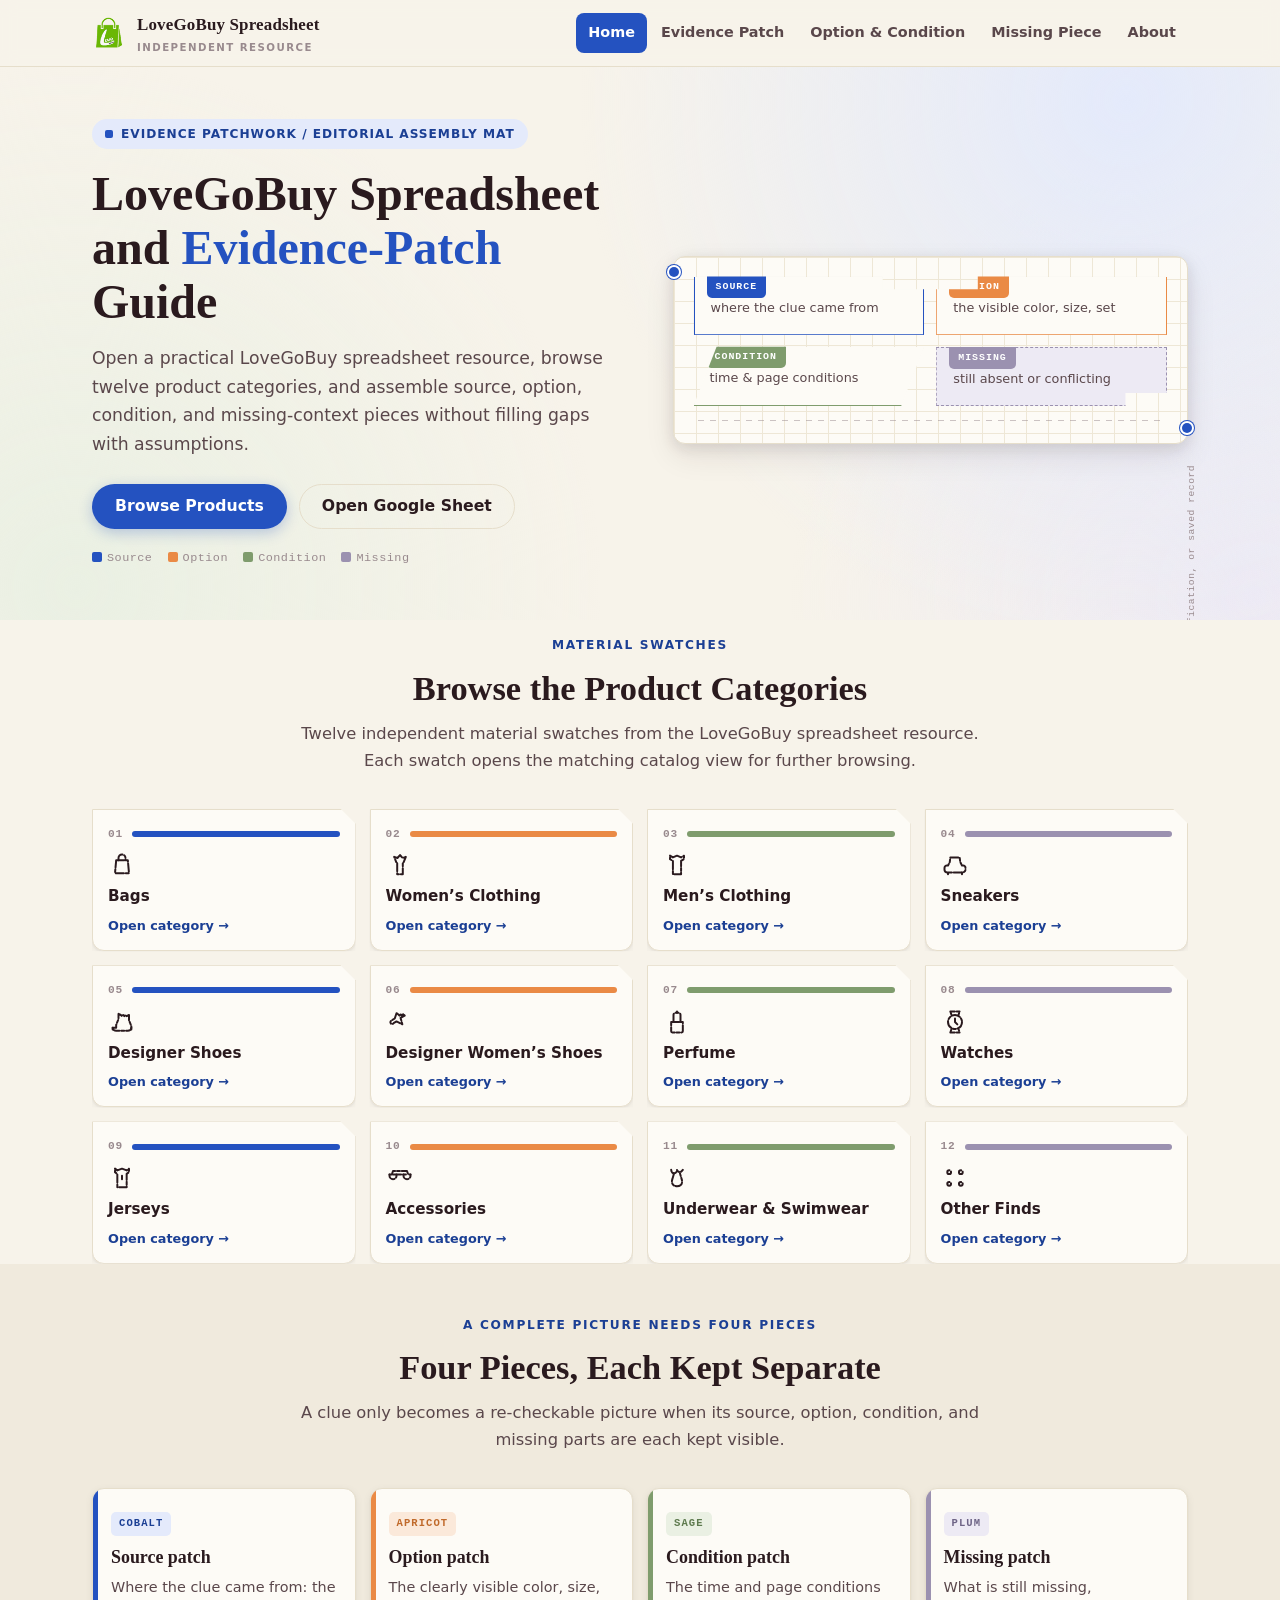
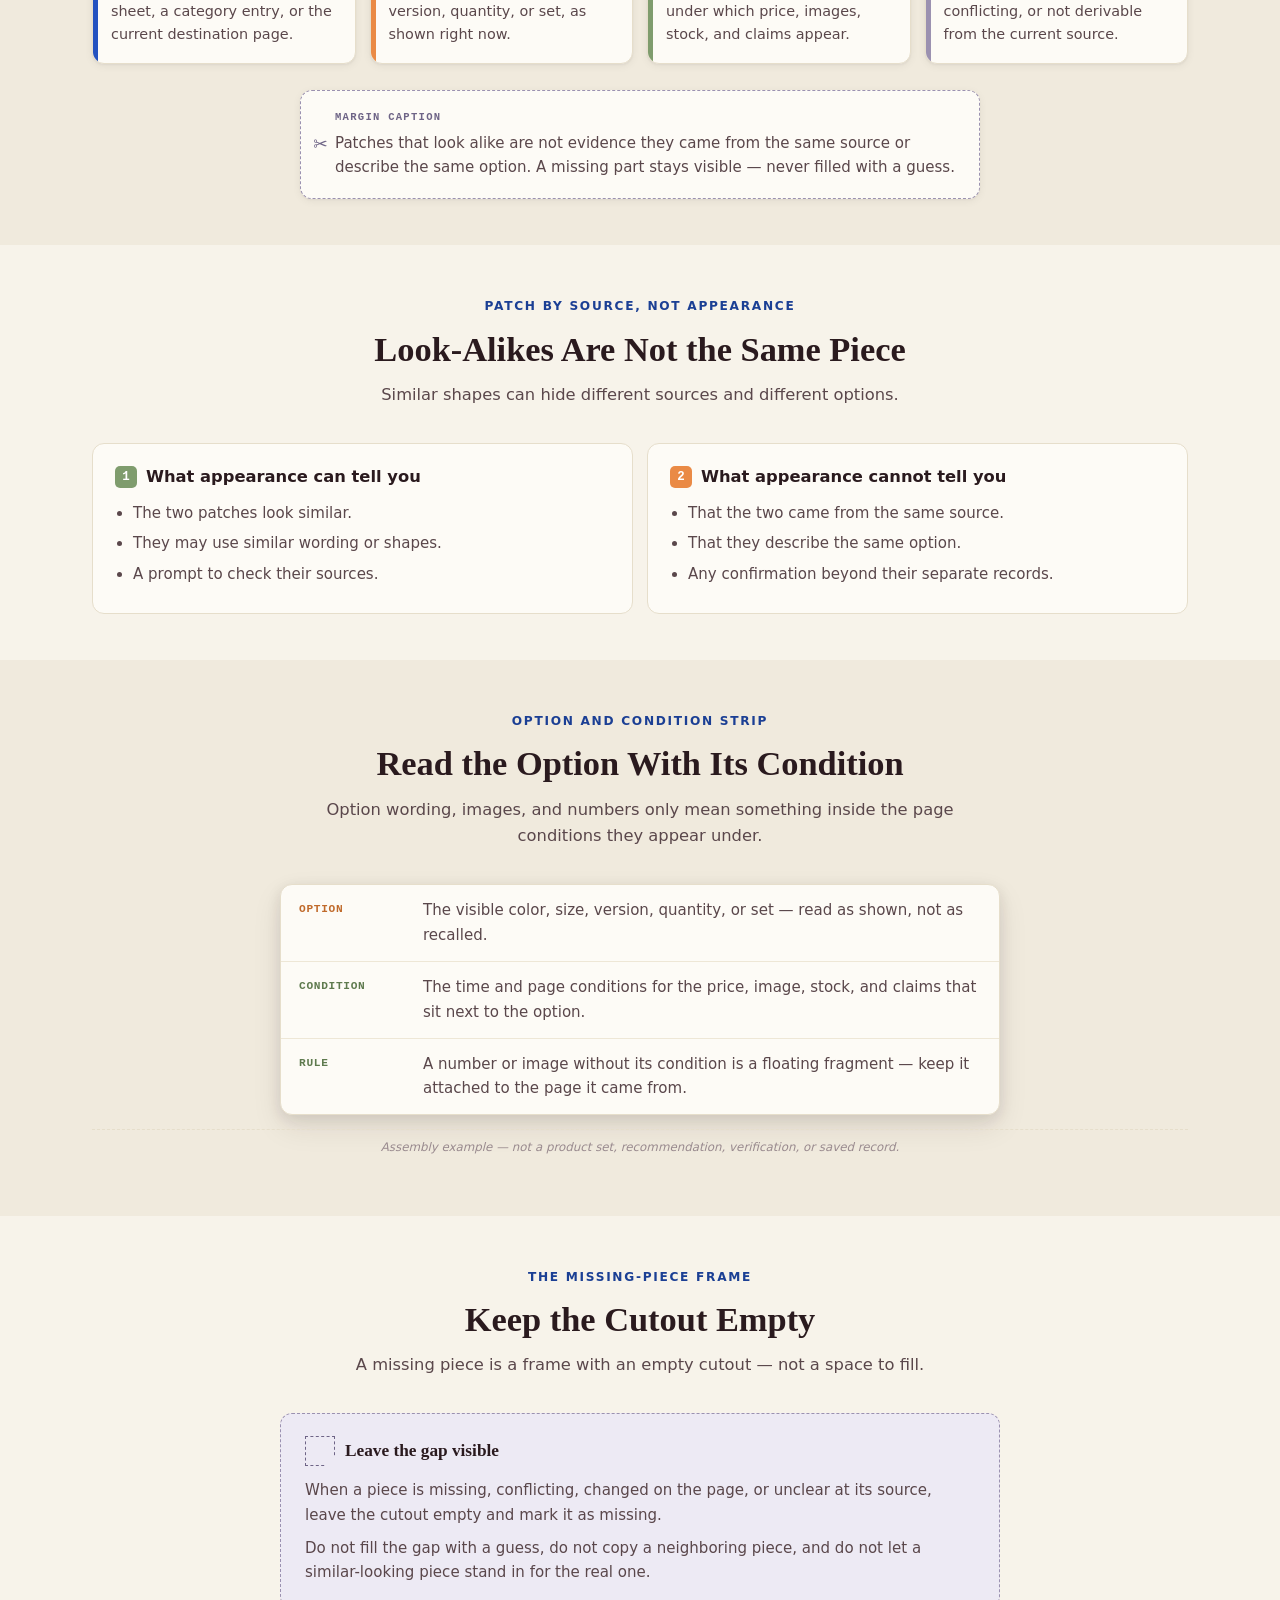
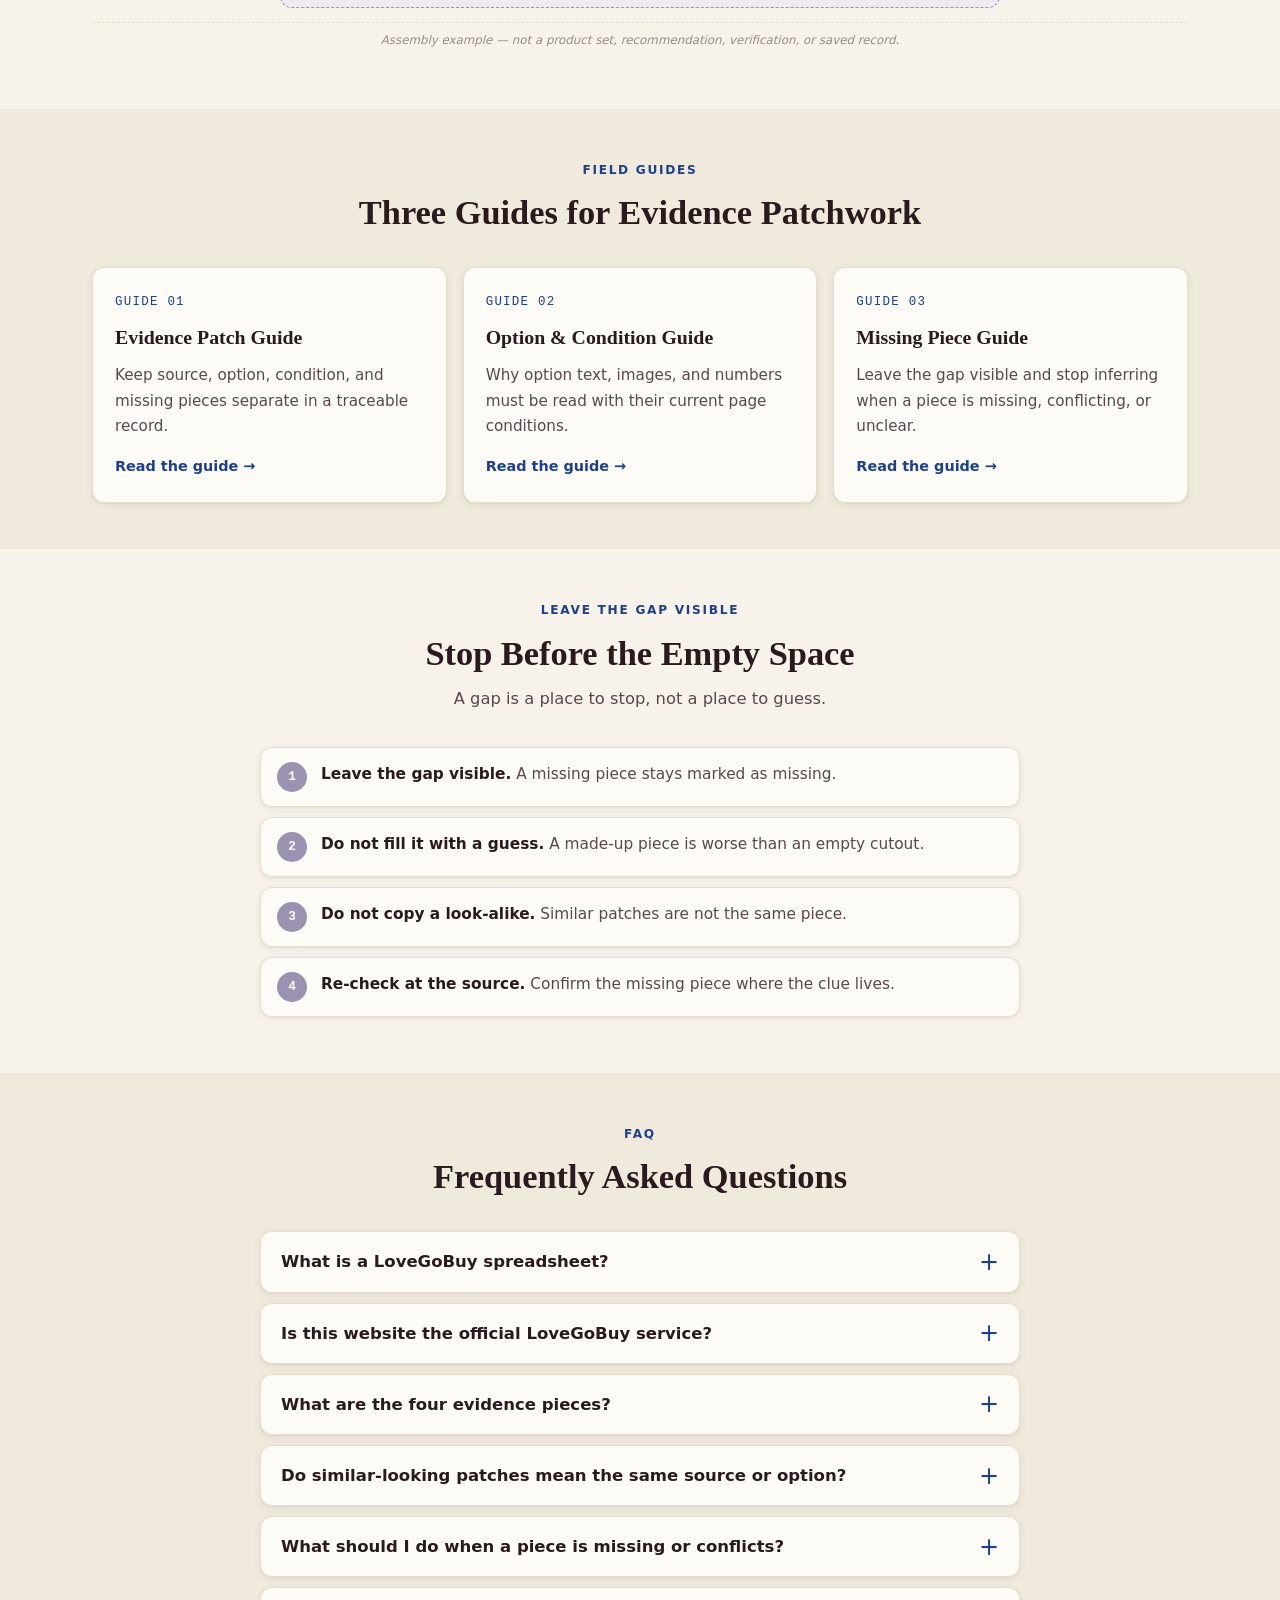
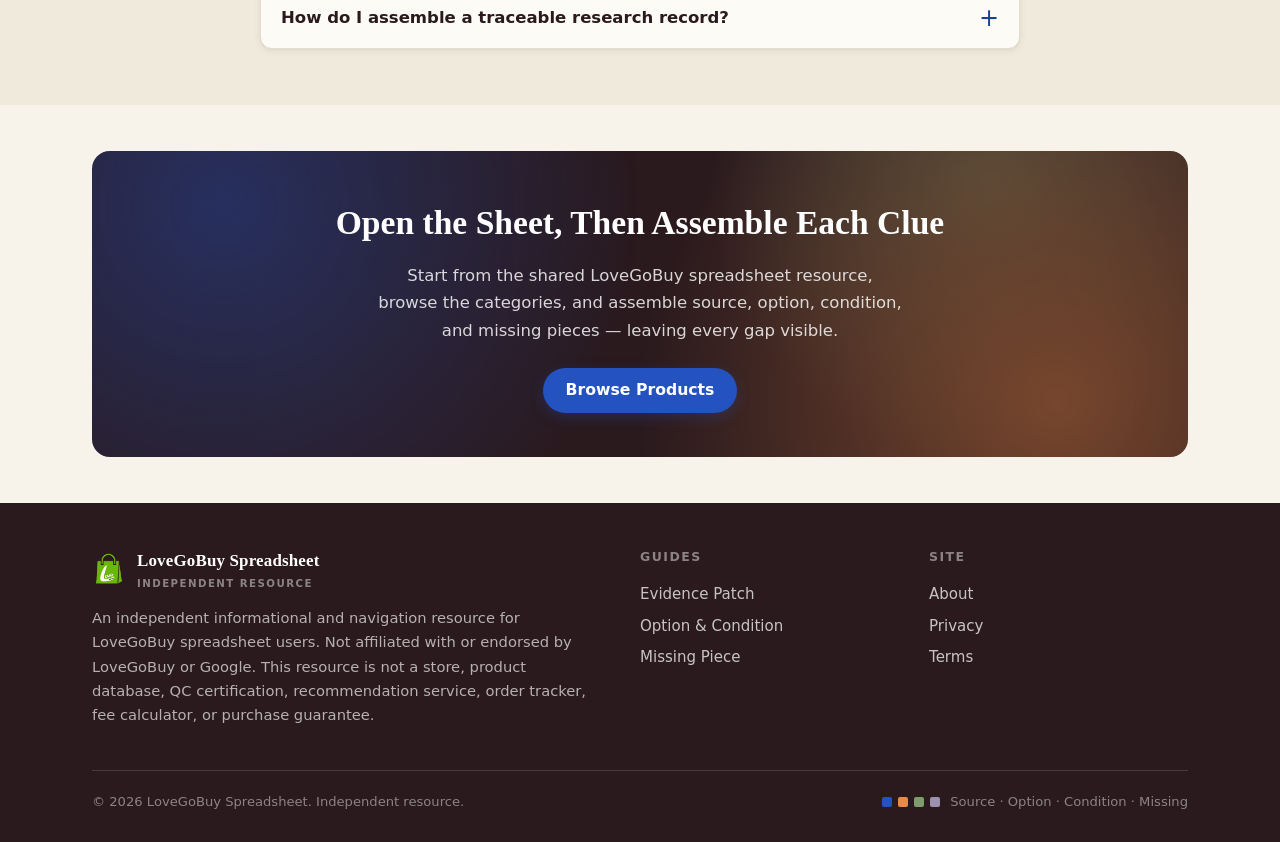
<file: index.html>
<!DOCTYPE html>
<html lang="en">
<head>
  <meta charset="UTF-8">
  <meta name="viewport" content="width=device-width, initial-scale=1.0">
  <script charset="UTF-8" id="LA_COLLECT" src="//sdk.51.la/js-sdk-pro.min.js"></script>
  <script>LA.init({id:"3R7KyZ6nqq0NWQsc",ck:"3R7KyZ6nqq0NWQsc"})</script>
  <meta name="google-site-verification" content="XJH5bWyu3Ub_fdbfXnCgktieLxeAN7sLbtjSL6n2SaM" />
  <title>LoveGoBuy Spreadsheet &amp; Evidence-Patch Guide | Independent</title>
  <meta name="description" content="Open a practical LoveGoBuy spreadsheet resource, browse categories, and assemble source, option, and condition pieces without guessing the gaps.">
  <link rel="canonical" href="https://repglide.github.io/lovegobuy-spreadsheet/">
  <link rel="icon" type="image/png" href="./assets/images/favicon.png">
  <link rel="stylesheet" href="./assets/css/styles.css">

  <!-- Open Graph / Twitter -->
  <meta property="og:type" content="website">
  <meta property="og:url" content="https://repglide.github.io/lovegobuy-spreadsheet/">
  <meta property="og:title" content="LoveGoBuy Spreadsheet &amp; Evidence-Patch Guide | Independent">
  <meta property="og:description" content="Open a practical LoveGoBuy spreadsheet resource, browse categories, and assemble source, option, and condition pieces without guessing the gaps.">
  <meta name="twitter:card" content="summary">
  <meta name="twitter:title" content="LoveGoBuy Spreadsheet &amp; Evidence-Patch Guide | Independent">
  <meta name="twitter:description" content="Open a practical LoveGoBuy spreadsheet resource, browse categories, and assemble source, option, and condition pieces without guessing the gaps.">

  <!-- JSON-LD Structured Data -->
  <script type="application/ld+json">
  {
    "@context": "https://schema.org",
    "@graph": [
      {
        "@type": "WebSite",
        "@id": "https://repglide.github.io/lovegobuy-spreadsheet/#website",
        "url": "https://repglide.github.io/lovegobuy-spreadsheet/",
        "name": "LoveGoBuy Spreadsheet & Evidence-Patch Guide",
        "description": "Independent directory and informational guide for LoveGoBuy spreadsheet users, built around evidence patchwork: source, option, condition, and missing-context pieces."
      },
      {
        "@type": "WebPage",
        "@id": "https://repglide.github.io/lovegobuy-spreadsheet/#webpage",
        "url": "https://repglide.github.io/lovegobuy-spreadsheet/",
        "name": "LoveGoBuy Spreadsheet and Evidence-Patch Guide",
        "isPartOf": { "@id": "https://repglide.github.io/lovegobuy-spreadsheet/#website" },
        "description": "Open a practical LoveGoBuy spreadsheet resource, browse categories, and assemble source, option, and condition pieces without guessing the gaps."
      },
      {
        "@type": "FAQPage",
        "mainEntity": [
          {
            "@type": "Question",
            "name": "What is a LoveGoBuy spreadsheet?",
            "acceptedAnswer": {
              "@type": "Answer",
              "text": "A LoveGoBuy spreadsheet is a shared document that compiles listing references, category groupings, and product links for use with agent shopping services. It is a pointer to browse and re-check, not an official, live, or complete product catalog."
            }
          },
          {
            "@type": "Question",
            "name": "Is this website the official LoveGoBuy service?",
            "acceptedAnswer": {
              "@type": "Answer",
              "text": "No. This website is an independent informational and navigation resource. It is not affiliated with, endorsed by, or operated by LoveGoBuy or Google."
            }
          },
          {
            "@type": "Question",
            "name": "What are the four evidence pieces?",
            "acceptedAnswer": {
              "@type": "Answer",
              "text": "Source patch records where the clue came from. Option patch records the clearly visible color, size, version, quantity, or set. Condition patch records the time and page conditions for price, images, stock, and claims. Missing patch records what is still missing, conflicting, or not derivable."
            }
          },
          {
            "@type": "Question",
            "name": "Do similar-looking patches mean the same source or option?",
            "acceptedAnswer": {
              "@type": "Answer",
              "text": "No. Patches that look alike are not evidence they came from the same source or describe the same option. Similarity is a reason to keep checking, not a reason to merge them."
            }
          },
          {
            "@type": "Question",
            "name": "What should I do when a piece is missing or conflicts?",
            "acceptedAnswer": {
              "@type": "Answer",
              "text": "Leave the gap visible and mark it as missing. Do not fill it with a guess. Stop the inference when the source is unclear or the page has changed."
            }
          },
          {
            "@type": "Question",
            "name": "How do I assemble a traceable research record?",
            "acceptedAnswer": {
              "@type": "Answer",
              "text": "Keep source, option, condition, and missing pieces separate and visible. A complete picture is one you can continue to re-check — not one where every gap has been quietly filled."
            }
          }
        ]
      }
    ]
  }
  </script>
</head>
<body>
  <a href="#main-content" class="skip-link">Skip to main content</a>

  <!-- Header -->
  <header class="site-header">
    <div class="container header-inner">
      <a href="./index.html" class="brand" aria-label="LoveGoBuy Spreadsheet Home">
        <img src="./assets/images/logo.png" alt="LoveGoBuy logo" width="34" height="34">
        <span class="brand-name">LoveGoBuy Spreadsheet<small>Independent Resource</small></span>
      </a>
      <button class="mobile-nav-toggle" aria-expanded="false" aria-label="Toggle navigation menu">
        <svg viewBox="0 0 24 24" fill="none" stroke="currentColor" stroke-width="2" width="22" height="22"><line x1="3" y1="6" x2="21" y2="6"></line><line x1="3" y1="12" x2="21" y2="12"></line><line x1="3" y1="18" x2="21" y2="18"></line></svg>
      </button>
      <nav class="main-nav" aria-label="Primary Navigation">
        <ul>
          <li><a href="./index.html" class="active">Home</a></li>
          <li><a href="./evidence-patch-guide/">Evidence Patch</a></li>
          <li><a href="./option-condition-guide/">Option &amp; Condition</a></li>
          <li><a href="./missing-piece-guide/">Missing Piece</a></li>
          <li><a href="./about/">About</a></li>
        </ul>
      </nav>
    </div>
  </header>

  <main id="main-content">
    <!-- Hero -->
    <section class="hero-section">
      <div class="container hero-grid">
        <div>
          <span class="hero-badge">Evidence Patchwork / Editorial Assembly Mat</span>
          <h1 class="hero-title">LoveGoBuy Spreadsheet and <em>Evidence-Patch</em> Guide</h1>
          <p class="hero-description">Open a practical LoveGoBuy spreadsheet resource, browse twelve product categories, and assemble source, option, condition, and missing-context pieces without filling gaps with assumptions.</p>
          <div class="hero-actions">
            <a href="https://repglide.com/?agent=lovegobuy" class="btn btn-primary" target="_blank" rel="nofollow noopener">Browse Products</a>
            <a href="https://docs.google.com/spreadsheets/d/1vkLZTa0b68bE1q76Zeq3_j_TDJXEtL8k/edit?usp=sharing&amp;ouid=102900013243329745539&amp;rtpof=true&amp;sd=true" class="btn btn-ghost" target="_blank" rel="noopener">Open Google Sheet</a>
          </div>
          <p class="hero-piece-note"><span style="background:var(--cobalt)"></span>Source&nbsp;&nbsp;<span style="background:var(--apricot)"></span>Option&nbsp;&nbsp;<span style="background:var(--sage)"></span>Condition&nbsp;&nbsp;<span style="background:var(--plum)"></span>Missing</p>
        </div>
        <div class="hero-visual" aria-hidden="true">
          <div class="hero-mat">
            <div class="mat-grid">
              <div class="mat-piece p-source"><span class="mp-tab">Source</span><span class="mp-body">where the clue came from</span></div>
              <div class="mat-piece p-option"><span class="mp-tab">Option</span><span class="mp-body">the visible color, size, set</span></div>
              <div class="mat-piece p-condition"><span class="mp-tab">Condition</span><span class="mp-body">time &amp; page conditions</span></div>
              <div class="mat-piece p-missing"><span class="mp-tab">Missing</span><span class="mp-body">still absent or conflicting</span></div>
            </div>
            <span class="assembly-line"></span>
            <span class="pin pin-1"></span><span class="pin pin-2"></span>
            <span class="margin-caption">Assembly example — not a product set, verification, or saved record</span>
          </div>
        </div>
      </div>
    </section>

    <!-- Product Categories (immediately after Hero) -->
    <section class="categories-section" id="categories" aria-labelledby="cat-heading">
      <div class="container">
        <div class="section-header">
          <span class="eyebrow">Material Swatches</span>
          <h2 class="section-title" id="cat-heading">Browse the Product Categories</h2>
          <p class="section-lead">Twelve independent material swatches from the LoveGoBuy spreadsheet resource. Each swatch opens the matching catalog view for further browsing.</p>
        </div>

        <div class="swatch-grid">
          <a class="swatch" href="https://repglide.com/category/bags?agent=lovegobuy" target="_blank" rel="nofollow noopener">
            <span class="sw-top"><span class="sw-num">01</span><span class="material-tab mt1"></span></span>
            <span class="sw-icon" aria-hidden="true"><svg viewBox="0 0 24 24" fill="none" stroke="currentColor" stroke-width="1.7" stroke-linecap="round" stroke-linejoin="round" stroke-dasharray="7 1.6 2.5 1.6"><path d="M7 8h10l1 11H6L7 8Z"/><path d="M9 8V6a3 3 0 0 1 6 0v2"/></svg></span>
            <span class="sw-name">Bags</span>
            <span class="sw-arrow">Open category →</span>
          </a>
          <a class="swatch" href="https://repglide.com/category/womens-clothing?agent=lovegobuy" target="_blank" rel="nofollow noopener">
            <span class="sw-top"><span class="sw-num">02</span><span class="material-tab mt2"></span></span>
            <span class="sw-icon" aria-hidden="true"><svg viewBox="0 0 24 24" fill="none" stroke="currentColor" stroke-width="1.7" stroke-linecap="round" stroke-linejoin="round" stroke-dasharray="7 1.6 2.5 1.6"><path d="M12 3.5 9.8 6 7 5l2 5h.6V20h4.8V10H15l2-5-2.8 1L12 3.5Z"/></svg></span>
            <span class="sw-name">Women&rsquo;s Clothing</span>
            <span class="sw-arrow">Open category →</span>
          </a>
          <a class="swatch" href="https://repglide.com/category/mens-clothing?agent=lovegobuy" target="_blank" rel="nofollow noopener">
            <span class="sw-top"><span class="sw-num">03</span><span class="material-tab mt3"></span></span>
            <span class="sw-icon" aria-hidden="true"><svg viewBox="0 0 24 24" fill="none" stroke="currentColor" stroke-width="1.7" stroke-linecap="round" stroke-linejoin="round" stroke-dasharray="7 1.6 2.5 1.6"><path d="M12 4 8.5 5.5 6 4v3l2.5 1.5V20h7V8.5L18 7V4l-2.5 1.5L12 4Z"/></svg></span>
            <span class="sw-name">Men&rsquo;s Clothing</span>
            <span class="sw-arrow">Open category →</span>
          </a>
          <a class="swatch" href="https://repglide.com/category/sneakers?agent=lovegobuy" target="_blank" rel="nofollow noopener">
            <span class="sw-top"><span class="sw-num">04</span><span class="material-tab mt4"></span></span>
            <span class="sw-icon" aria-hidden="true"><svg viewBox="0 0 24 24" fill="none" stroke="currentColor" stroke-width="1.7" stroke-linecap="round" stroke-linejoin="round" stroke-dasharray="7 1.6 2.5 1.6"><path d="M3 16v-1.5c0-1 1-2 2-2h1l1.5-3L8 5.5h8l.5 4L18 12.5h1c1 0 2 1 2 2V16c0 1.5-1.5 2.5-3 2.5H6c-1.5 0-3-1-3-2.5Z"/><path d="M6 18.5V20M18 18.5V20"/></svg></span>
            <span class="sw-name">Sneakers</span>
            <span class="sw-arrow">Open category →</span>
          </a>
          <a class="swatch" href="https://repglide.com/category/designer-shoes?agent=lovegobuy" target="_blank" rel="nofollow noopener">
            <span class="sw-top"><span class="sw-num">05</span><span class="material-tab mt1"></span></span>
            <span class="sw-icon" aria-hidden="true"><svg viewBox="0 0 24 24" fill="none" stroke="currentColor" stroke-width="1.7" stroke-linecap="round" stroke-linejoin="round" stroke-dasharray="7 1.6 2.5 1.6"><path d="M4 17c0 1.5 1.5 2.5 3 2.5h10c1.5 0 3-1 3-2.5v-1.5l-2-5V6l-2 1-1-1-1 1-1-1-1 1-1-1-2-1v4.5l-2 5V17Z"/><path d="M4 17v1.5M20 17v1.5"/></svg></span>
            <span class="sw-name">Designer Shoes</span>
            <span class="sw-arrow">Open category →</span>
          </a>
          <a class="swatch" href="https://repglide.com/category/designer-womens-shoes?agent=lovegobuy" target="_blank" rel="nofollow noopener">
            <span class="sw-top"><span class="sw-num">06</span><span class="material-tab mt2"></span></span>
            <span class="sw-icon" aria-hidden="true"><svg viewBox="0 0 24 24" fill="none" stroke="currentColor" stroke-width="1.7" stroke-linecap="round" stroke-linejoin="round" stroke-dasharray="7 1.6 2.5 1.6"><path d="M9 4.5 7.5 9 5 10.5c-1 .5-1.5 1.5-1 2.5s2 1 2.5 0L9 11.5 14 14l-1.5-5.5L16 6.5 15 5l-1.5 1.5L13 5l-1.5 1.5L10 5 9 4.5Z"/></svg></span>
            <span class="sw-name">Designer Women&rsquo;s Shoes</span>
            <span class="sw-arrow">Open category →</span>
          </a>
          <a class="swatch" href="https://repglide.com/category/perfume?agent=lovegobuy" target="_blank" rel="nofollow noopener">
            <span class="sw-top"><span class="sw-num">07</span><span class="material-tab mt3"></span></span>
            <span class="sw-icon" aria-hidden="true"><svg viewBox="0 0 24 24" fill="none" stroke="currentColor" stroke-width="1.7" stroke-linecap="round" stroke-linejoin="round" stroke-dasharray="7 1.6 2.5 1.6"><path d="M9 12V6a2 2 0 0 1 2-2h2a2 2 0 0 1 2 2v6"/><path d="M7 12h10v8a1 1 0 0 1-1 1H8a1 1 0 0 1-1-1v-8Z"/><path d="M12 4V3"/></svg></span>
            <span class="sw-name">Perfume</span>
            <span class="sw-arrow">Open category →</span>
          </a>
          <a class="swatch" href="https://repglide.com/category/watches?agent=lovegobuy" target="_blank" rel="nofollow noopener">
            <span class="sw-top"><span class="sw-num">08</span><span class="material-tab mt4"></span></span>
            <span class="sw-icon" aria-hidden="true"><svg viewBox="0 0 24 24" fill="none" stroke="currentColor" stroke-width="1.7" stroke-linecap="round" stroke-linejoin="round" stroke-dasharray="7 1.6 2.5 1.6"><circle cx="12" cy="12" r="6"/><path d="M12 9v3l2 2"/><path d="M9 6 8 3h8l-1 3"/><path d="M9 18l-1 3h8l-1-3"/></svg></span>
            <span class="sw-name">Watches</span>
            <span class="sw-arrow">Open category →</span>
          </a>
          <a class="swatch" href="https://repglide.com/category/jerseys?agent=lovegobuy" target="_blank" rel="nofollow noopener">
            <span class="sw-top"><span class="sw-num">09</span><span class="material-tab mt1"></span></span>
            <span class="sw-icon" aria-hidden="true"><svg viewBox="0 0 24 24" fill="none" stroke="currentColor" stroke-width="1.7" stroke-linecap="round" stroke-linejoin="round" stroke-dasharray="7 1.6 2.5 1.6"><path d="M12 4 8 5.5 6 4v3l2 1.5V20h8V8.5L18 7V4l-2 1.5L12 4Z"/><path d="M12 10v3"/></svg></span>
            <span class="sw-name">Jerseys</span>
            <span class="sw-arrow">Open category →</span>
          </a>
          <a class="swatch" href="https://repglide.com/category/accessories?agent=lovegobuy" target="_blank" rel="nofollow noopener">
            <span class="sw-top"><span class="sw-num">10</span><span class="material-tab mt2"></span></span>
            <span class="sw-icon" aria-hidden="true"><svg viewBox="0 0 24 24" fill="none" stroke="currentColor" stroke-width="1.7" stroke-linecap="round" stroke-linejoin="round" stroke-dasharray="7 1.6 2.5 1.6"><path d="M3 9h2l1-3h12l1 3h2"/><path d="M3 9v1a3 3 0 0 0 6 0V9"/><path d="M15 9v1a3 3 0 0 0 6 0V9"/><path d="M6 9h12"/></svg></span>
            <span class="sw-name">Accessories</span>
            <span class="sw-arrow">Open category →</span>
          </a>
          <a class="swatch" href="https://repglide.com/category/underwear-swimwear?agent=lovegobuy" target="_blank" rel="nofollow noopener">
            <span class="sw-top"><span class="sw-num">11</span><span class="material-tab mt3"></span></span>
            <span class="sw-icon" aria-hidden="true"><svg viewBox="0 0 24 24" fill="none" stroke="currentColor" stroke-width="1.7" stroke-linecap="round" stroke-linejoin="round" stroke-dasharray="7 1.6 2.5 1.6"><path d="M7 5c0 2 1.5 3 2.5 3S12 7 12 5c0 1 1.5 2 2.5 2S17 5 17 5"/><path d="M9.5 8 8 13c-1 3 0 6 4 6s5-3 4-6l-1.5-5"/></svg></span>
            <span class="sw-name">Underwear &amp; Swimwear</span>
            <span class="sw-arrow">Open category →</span>
          </a>
          <a class="swatch" href="https://repglide.com/category/other?agent=lovegobuy" target="_blank" rel="nofollow noopener">
            <span class="sw-top"><span class="sw-num">12</span><span class="material-tab mt4"></span></span>
            <span class="sw-icon" aria-hidden="true"><svg viewBox="0 0 24 24" fill="none" stroke="currentColor" stroke-width="1.7" stroke-linecap="round" stroke-linejoin="round" stroke-dasharray="7 1.6 2.5 1.6"><circle cx="7" cy="7" r="1.6"/><circle cx="17" cy="7" r="1.6"/><circle cx="7" cy="17" r="1.6"/><circle cx="17" cy="17" r="1.6"/></svg></span>
            <span class="sw-name">Other Finds</span>
            <span class="sw-arrow">Open category →</span>
          </a>
        </div>
      </div>
    </section>

    <!-- A Complete Picture Needs Four Pieces -->
    <section class="section section-alt" id="pieces" aria-labelledby="pieces-heading">
      <div class="container">
        <div class="section-header">
          <span class="eyebrow">A Complete Picture Needs Four Pieces</span>
          <h2 class="section-title" id="pieces-heading">Four Pieces, Each Kept Separate</h2>
          <p class="section-lead">A clue only becomes a re-checkable picture when its source, option, condition, and missing parts are each kept visible.</p>
        </div>

        <div class="piece-grid">
          <div class="piece-card pc-source">
            <span class="piece-seam" aria-hidden="true"></span>
            <span class="piece-tag">Cobalt</span>
            <h3>Source patch</h3>
            <p>Where the clue came from: the sheet, a category entry, or the current destination page.</p>
          </div>
          <div class="piece-card pc-option">
            <span class="piece-seam" aria-hidden="true"></span>
            <span class="piece-tag">Apricot</span>
            <h3>Option patch</h3>
            <p>The clearly visible color, size, version, quantity, or set, as shown right now.</p>
          </div>
          <div class="piece-card pc-condition">
            <span class="piece-seam" aria-hidden="true"></span>
            <span class="piece-tag">Sage</span>
            <h3>Condition patch</h3>
            <p>The time and page conditions under which price, images, stock, and claims appear.</p>
          </div>
          <div class="piece-card pc-missing">
            <span class="piece-seam" aria-hidden="true"></span>
            <span class="piece-tag">Plum</span>
            <h3>Missing patch</h3>
            <p>What is still missing, conflicting, or not derivable from the current source.</p>
          </div>
        </div>

        <div class="margin-note" style="margin-top:26px;">
          <span class="mn-label">Margin caption</span>
          <p>Patches that look alike are not evidence they came from the same source or describe the same option. A missing part stays visible — never filled with a guess.</p>
        </div>
      </div>
    </section>

    <!-- Patch by Source, Not Appearance -->
    <section class="section" id="not-appearance" aria-labelledby="na-heading">
      <div class="container">
        <div class="section-header">
          <span class="eyebrow">Patch by Source, Not Appearance</span>
          <h2 class="section-title" id="na-heading">Look-Alikes Are Not the Same Piece</h2>
          <p class="section-lead">Similar shapes can hide different sources and different options.</p>
        </div>
        <div class="duo-grid">
          <div class="duo-col is-a">
            <h3><span class="mark">1</span>What appearance can tell you</h3>
            <ul>
              <li>The two patches look similar.</li>
              <li>They may use similar wording or shapes.</li>
              <li>A prompt to check their sources.</li>
            </ul>
          </div>
          <div class="duo-col is-b">
            <h3><span class="mark">2</span>What appearance cannot tell you</h3>
            <ul>
              <li>That the two came from the same source.</li>
              <li>That they describe the same option.</li>
              <li>Any confirmation beyond their separate records.</li>
            </ul>
          </div>
        </div>
      </div>
    </section>

    <!-- Option and Condition Strip -->
    <section class="section section-alt" id="oc" aria-labelledby="oc-heading">
      <div class="container">
        <div class="section-header">
          <span class="eyebrow">Option and Condition Strip</span>
          <h2 class="section-title" id="oc-heading">Read the Option With Its Condition</h2>
          <p class="section-lead">Option wording, images, and numbers only mean something inside the page conditions they appear under.</p>
        </div>

        <div class="oc-strip">
          <div class="oc-row oc-option"><span class="oc-label">Option</span><span class="oc-value">The visible color, size, version, quantity, or set — read as shown, not as recalled.</span></div>
          <div class="oc-row oc-condition"><span class="oc-label">Condition</span><span class="oc-value">The time and page conditions for the price, image, stock, and claims that sit next to the option.</span></div>
          <div class="oc-row oc-condition"><span class="oc-label">Rule</span><span class="oc-value">A number or image without its condition is a floating fragment — keep it attached to the page it came from.</span></div>
        </div>
        <p class="example-flag" style="display:block;text-align:center;">Assembly example — not a product set, recommendation, verification, or saved record.</p>
      </div>
    </section>

    <!-- The Missing-Piece Frame -->
    <section class="section" id="missing" aria-labelledby="mf-heading">
      <div class="container">
        <div class="section-header">
          <span class="eyebrow">The Missing-Piece Frame</span>
          <h2 class="section-title" id="mf-heading">Keep the Cutout Empty</h2>
          <p class="section-lead">A missing piece is a frame with an empty cutout — not a space to fill.</p>
        </div>

        <div class="missing-frame">
          <div class="mf-head"><span class="missing-cutout" aria-hidden="true"></span><h3>Leave the gap visible</h3></div>
          <p>When a piece is missing, conflicting, changed on the page, or unclear at its source, leave the cutout empty and mark it as missing.</p>
          <p>Do not fill the gap with a guess, do not copy a neighboring piece, and do not let a similar-looking piece stand in for the real one.</p>
        </div>
        <p class="example-flag" style="display:block;text-align:center;">Assembly example — not a product set, recommendation, verification, or saved record.</p>
      </div>
    </section>

    <!-- Guide entries -->
    <section class="section section-alt" id="guides" aria-labelledby="guides-heading">
      <div class="container">
        <div class="section-header">
          <span class="eyebrow">Field Guides</span>
          <h2 class="section-title" id="guides-heading">Three Guides for Evidence Patchwork</h2>
        </div>
        <div class="guide-grid">
          <a class="guide-card" href="./evidence-patch-guide/">
            <span class="guide-num">GUIDE 01</span>
            <h3>Evidence Patch Guide</h3>
            <p>Keep source, option, condition, and missing pieces separate in a traceable record.</p>
            <span class="guide-cta">Read the guide →</span>
          </a>
          <a class="guide-card" href="./option-condition-guide/">
            <span class="guide-num">GUIDE 02</span>
            <h3>Option &amp; Condition Guide</h3>
            <p>Why option text, images, and numbers must be read with their current page conditions.</p>
            <span class="guide-cta">Read the guide →</span>
          </a>
          <a class="guide-card" href="./missing-piece-guide/">
            <span class="guide-num">GUIDE 03</span>
            <h3>Missing Piece Guide</h3>
            <p>Leave the gap visible and stop inferring when a piece is missing, conflicting, or unclear.</p>
            <span class="guide-cta">Read the guide →</span>
          </a>
        </div>
      </div>
    </section>

    <!-- Leave the Gap Visible -->
    <section class="section" id="gap" aria-labelledby="gap-heading">
      <div class="container">
        <div class="section-header">
          <span class="eyebrow">Leave the Gap Visible</span>
          <h2 class="section-title" id="gap-heading">Stop Before the Empty Space</h2>
          <p class="section-lead">A gap is a place to stop, not a place to guess.</p>
        </div>
        <ul class="log-list">
          <li><span class="log-flag">1</span><p><strong>Leave the gap visible.</strong> A missing piece stays marked as missing.</p></li>
          <li><span class="log-flag">2</span><p><strong>Do not fill it with a guess.</strong> A made-up piece is worse than an empty cutout.</p></li>
          <li><span class="log-flag">3</span><p><strong>Do not copy a look-alike.</strong> Similar patches are not the same piece.</p></li>
          <li><span class="log-flag">4</span><p><strong>Re-check at the source.</strong> Confirm the missing piece where the clue lives.</p></li>
        </ul>
      </div>
    </section>

    <!-- FAQ -->
    <section class="section section-alt" id="faq" aria-labelledby="faq-heading">
      <div class="container">
        <div class="section-header">
          <span class="eyebrow">FAQ</span>
          <h2 class="section-title" id="faq-heading">Frequently Asked Questions</h2>
        </div>
        <div class="faq-list">
          <details class="faq-item">
            <summary>What is a LoveGoBuy spreadsheet?</summary>
            <div class="faq-body"><p>A LoveGoBuy spreadsheet is a shared document that compiles listing references, category groupings, and product links for use with agent shopping services. It is a pointer to browse and re-check, not an official, live, or complete product catalog.</p></div>
          </details>
          <details class="faq-item">
            <summary>Is this website the official LoveGoBuy service?</summary>
            <div class="faq-body"><p>No. This website is an independent informational and navigation resource. It is not affiliated with, endorsed by, or operated by LoveGoBuy or Google.</p></div>
          </details>
          <details class="faq-item">
            <summary>What are the four evidence pieces?</summary>
            <div class="faq-body"><p>Source patch records where the clue came from. Option patch records the clearly visible color, size, version, quantity, or set. Condition patch records the time and page conditions for price, images, stock, and claims. Missing patch records what is still missing, conflicting, or not derivable.</p></div>
          </details>
          <details class="faq-item">
            <summary>Do similar-looking patches mean the same source or option?</summary>
            <div class="faq-body"><p>No. Patches that look alike are not evidence they came from the same source or describe the same option. Similarity is a reason to keep checking, not a reason to merge them.</p></div>
          </details>
          <details class="faq-item">
            <summary>What should I do when a piece is missing or conflicts?</summary>
            <div class="faq-body"><p>Leave the gap visible and mark it as missing. Do not fill it with a guess. Stop the inference when the source is unclear or the page has changed.</p></div>
          </details>
          <details class="faq-item">
            <summary>How do I assemble a traceable research record?</summary>
            <div class="faq-body"><p>Keep source, option, condition, and missing pieces separate and visible. A complete picture is one you can continue to re-check — not one where every gap has been quietly filled.</p></div>
          </details>
        </div>
      </div>
    </section>

    <!-- Final CTA -->
    <section class="section" aria-labelledby="cta-heading">
      <div class="container">
        <div class="final-cta">
          <h2 id="cta-heading">Open the Sheet, Then Assemble Each Clue</h2>
          <p>Start from the shared LoveGoBuy spreadsheet resource, browse the categories, and assemble source, option, condition, and missing pieces — leaving every gap visible.</p>
          <a href="https://repglide.com/?agent=lovegobuy" class="btn btn-primary" target="_blank" rel="nofollow noopener">Browse Products</a>
        </div>
      </div>
    </section>
  </main>

  <!-- Footer -->
  <footer class="site-footer">
    <div class="container">
      <div class="footer-grid">
        <div class="footer-brand">
          <a href="./index.html" class="brand" aria-label="LoveGoBuy Spreadsheet Home">
            <img src="./assets/images/logo.png" alt="LoveGoBuy logo" width="30" height="30">
            <span class="brand-name">LoveGoBuy Spreadsheet<small>Independent Resource</small></span>
          </a>
          <p>An independent informational and navigation resource for LoveGoBuy spreadsheet users. Not affiliated with or endorsed by LoveGoBuy or Google. This resource is not a store, product database, QC certification, recommendation service, order tracker, fee calculator, or purchase guarantee.</p>
        </div>
        <div class="footer-col">
          <h4>Guides</h4>
          <ul>
            <li><a href="./evidence-patch-guide/">Evidence Patch</a></li>
            <li><a href="./option-condition-guide/">Option &amp; Condition</a></li>
            <li><a href="./missing-piece-guide/">Missing Piece</a></li>
          </ul>
        </div>
        <div class="footer-col">
          <h4>Site</h4>
          <ul>
            <li><a href="./about/">About</a></li>
            <li><a href="./privacy/">Privacy</a></li>
            <li><a href="./terms/">Terms</a></li>
          </ul>
        </div>
      </div>
      <div class="footer-bottom">
        <span>&copy; <span id="year">2026</span> LoveGoBuy Spreadsheet. Independent resource.</span>
        <span class="piece-swatch-row"><i style="background:var(--cobalt)"></i><i style="background:var(--apricot)"></i><i style="background:var(--sage)"></i><i style="background:var(--plum)"></i>&nbsp;Source · Option · Condition · Missing</span>
      </div>
    </div>
  </footer>

  <script src="./assets/js/main.js"></script>
</body>
</html>
</file>
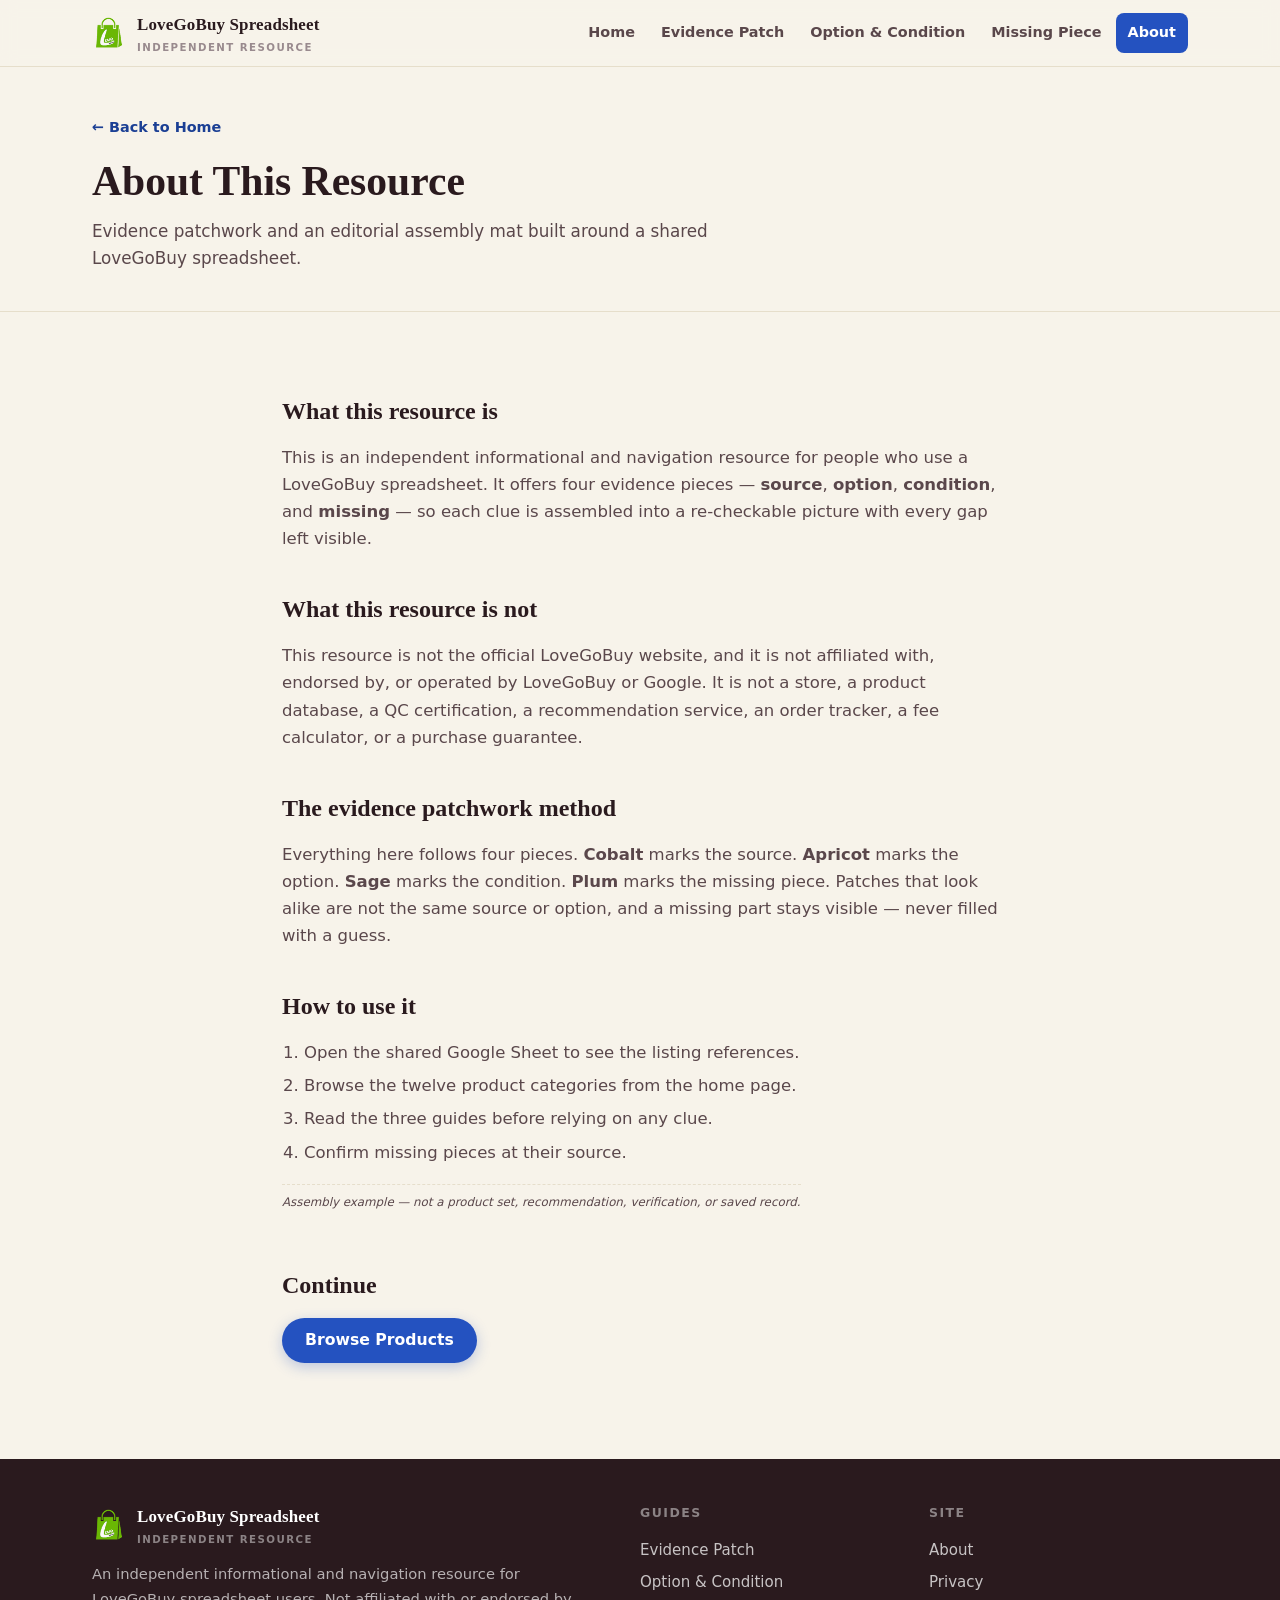
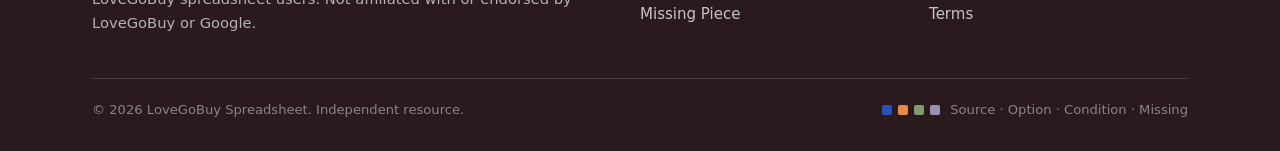
<file: about/index.html>
<!DOCTYPE html>
<html lang="en">
<head>
  <meta charset="UTF-8">
  <meta name="viewport" content="width=device-width, initial-scale=1.0">
  <title>About | LoveGoBuy Spreadsheet</title>
  <meta name="description" content="About this independent LoveGoBuy spreadsheet resource: evidence patchwork and an editorial assembly mat, not an official LoveGoBuy service.">
  <link rel="canonical" href="https://repglide.github.io/lovegobuy-spreadsheet/about/">
  <link rel="icon" type="image/png" href="../assets/images/favicon.png">
  <link rel="stylesheet" href="../assets/css/styles.css">
  <meta name="robots" content="index, follow">
</head>
<body>
  <a href="#main-content" class="skip-link">Skip to main content</a>

  <header class="site-header">
    <div class="container header-inner">
      <a href="../index.html" class="brand" aria-label="LoveGoBuy Spreadsheet Home">
        <img src="../assets/images/logo.png" alt="LoveGoBuy logo" width="34" height="34">
        <span class="brand-name">LoveGoBuy Spreadsheet<small>Independent Resource</small></span>
      </a>
      <button class="mobile-nav-toggle" aria-expanded="false" aria-label="Toggle navigation menu">
        <svg viewBox="0 0 24 24" fill="none" stroke="currentColor" stroke-width="2" width="22" height="22"><line x1="3" y1="6" x2="21" y2="6"></line><line x1="3" y1="12" x2="21" y2="12"></line><line x1="3" y1="18" x2="21" y2="18"></line></svg>
      </button>
      <nav class="main-nav" aria-label="Primary Navigation">
        <ul>
          <li><a href="../index.html">Home</a></li>
          <li><a href="../evidence-patch-guide/">Evidence Patch</a></li>
          <li><a href="../option-condition-guide/">Option &amp; Condition</a></li>
          <li><a href="../missing-piece-guide/">Missing Piece</a></li>
          <li><a href="../about/" class="active">About</a></li>
        </ul>
      </nav>
    </div>
  </header>

  <main id="main-content">
    <section class="page-hero">
      <div class="container">
        <a class="back-link" href="../index.html">← Back to Home</a>
        <h1>About This Resource</h1>
        <p>Evidence patchwork and an editorial assembly mat built around a shared LoveGoBuy spreadsheet.</p>
      </div>
    </section>

    <div class="article-paper">
      <div class="article-body">
        <h2>What this resource is</h2>
        <p>This is an independent informational and navigation resource for people who use a LoveGoBuy spreadsheet. It offers four evidence pieces — <strong>source</strong>, <strong>option</strong>, <strong>condition</strong>, and <strong>missing</strong> — so each clue is assembled into a re-checkable picture with every gap left visible.</p>

        <h2>What this resource is not</h2>
        <p>This resource is not the official LoveGoBuy website, and it is not affiliated with, endorsed by, or operated by LoveGoBuy or Google. It is not a store, a product database, a QC certification, a recommendation service, an order tracker, a fee calculator, or a purchase guarantee.</p>

        <h2>The evidence patchwork method</h2>
        <p>Everything here follows four pieces. <strong>Cobalt</strong> marks the source. <strong>Apricot</strong> marks the option. <strong>Sage</strong> marks the condition. <strong>Plum</strong> marks the missing piece. Patches that look alike are not the same source or option, and a missing part stays visible — never filled with a guess.</p>

        <h2>How to use it</h2>
        <ol>
          <li>Open the shared Google Sheet to see the listing references.</li>
          <li>Browse the twelve product categories from the home page.</li>
          <li>Read the three guides before relying on any clue.</li>
          <li>Confirm missing pieces at their source.</li>
        </ol>

        <p class="example-flag">Assembly example — not a product set, recommendation, verification, or saved record.</p>

        <h2>Continue</h2>
        <p><a href="https://repglide.com/?agent=lovegobuy" class="btn btn-primary" target="_blank" rel="nofollow noopener">Browse Products</a></p>
      </div>
    </div>
  </main>

  <footer class="site-footer">
    <div class="container">
      <div class="footer-grid">
        <div class="footer-brand">
          <a href="../index.html" class="brand" aria-label="LoveGoBuy Spreadsheet Home">
            <img src="../assets/images/logo.png" alt="LoveGoBuy logo" width="30" height="30">
            <span class="brand-name">LoveGoBuy Spreadsheet<small>Independent Resource</small></span>
          </a>
          <p>An independent informational and navigation resource for LoveGoBuy spreadsheet users. Not affiliated with or endorsed by LoveGoBuy or Google.</p>
        </div>
        <div class="footer-col">
          <h4>Guides</h4>
          <ul>
            <li><a href="../evidence-patch-guide/">Evidence Patch</a></li>
            <li><a href="../option-condition-guide/">Option &amp; Condition</a></li>
            <li><a href="../missing-piece-guide/">Missing Piece</a></li>
          </ul>
        </div>
        <div class="footer-col">
          <h4>Site</h4>
          <ul>
            <li><a href="../about/">About</a></li>
            <li><a href="../privacy/">Privacy</a></li>
            <li><a href="../terms/">Terms</a></li>
          </ul>
        </div>
      </div>
      <div class="footer-bottom">
        <span>&copy; <span id="year">2026</span> LoveGoBuy Spreadsheet. Independent resource.</span>
        <span class="piece-swatch-row"><i style="background:var(--cobalt)"></i><i style="background:var(--apricot)"></i><i style="background:var(--sage)"></i><i style="background:var(--plum)"></i>&nbsp;Source · Option · Condition · Missing</span>
      </div>
    </div>
  </footer>

  <script src="../assets/js/main.js"></script>
</body>
</html>
</file>
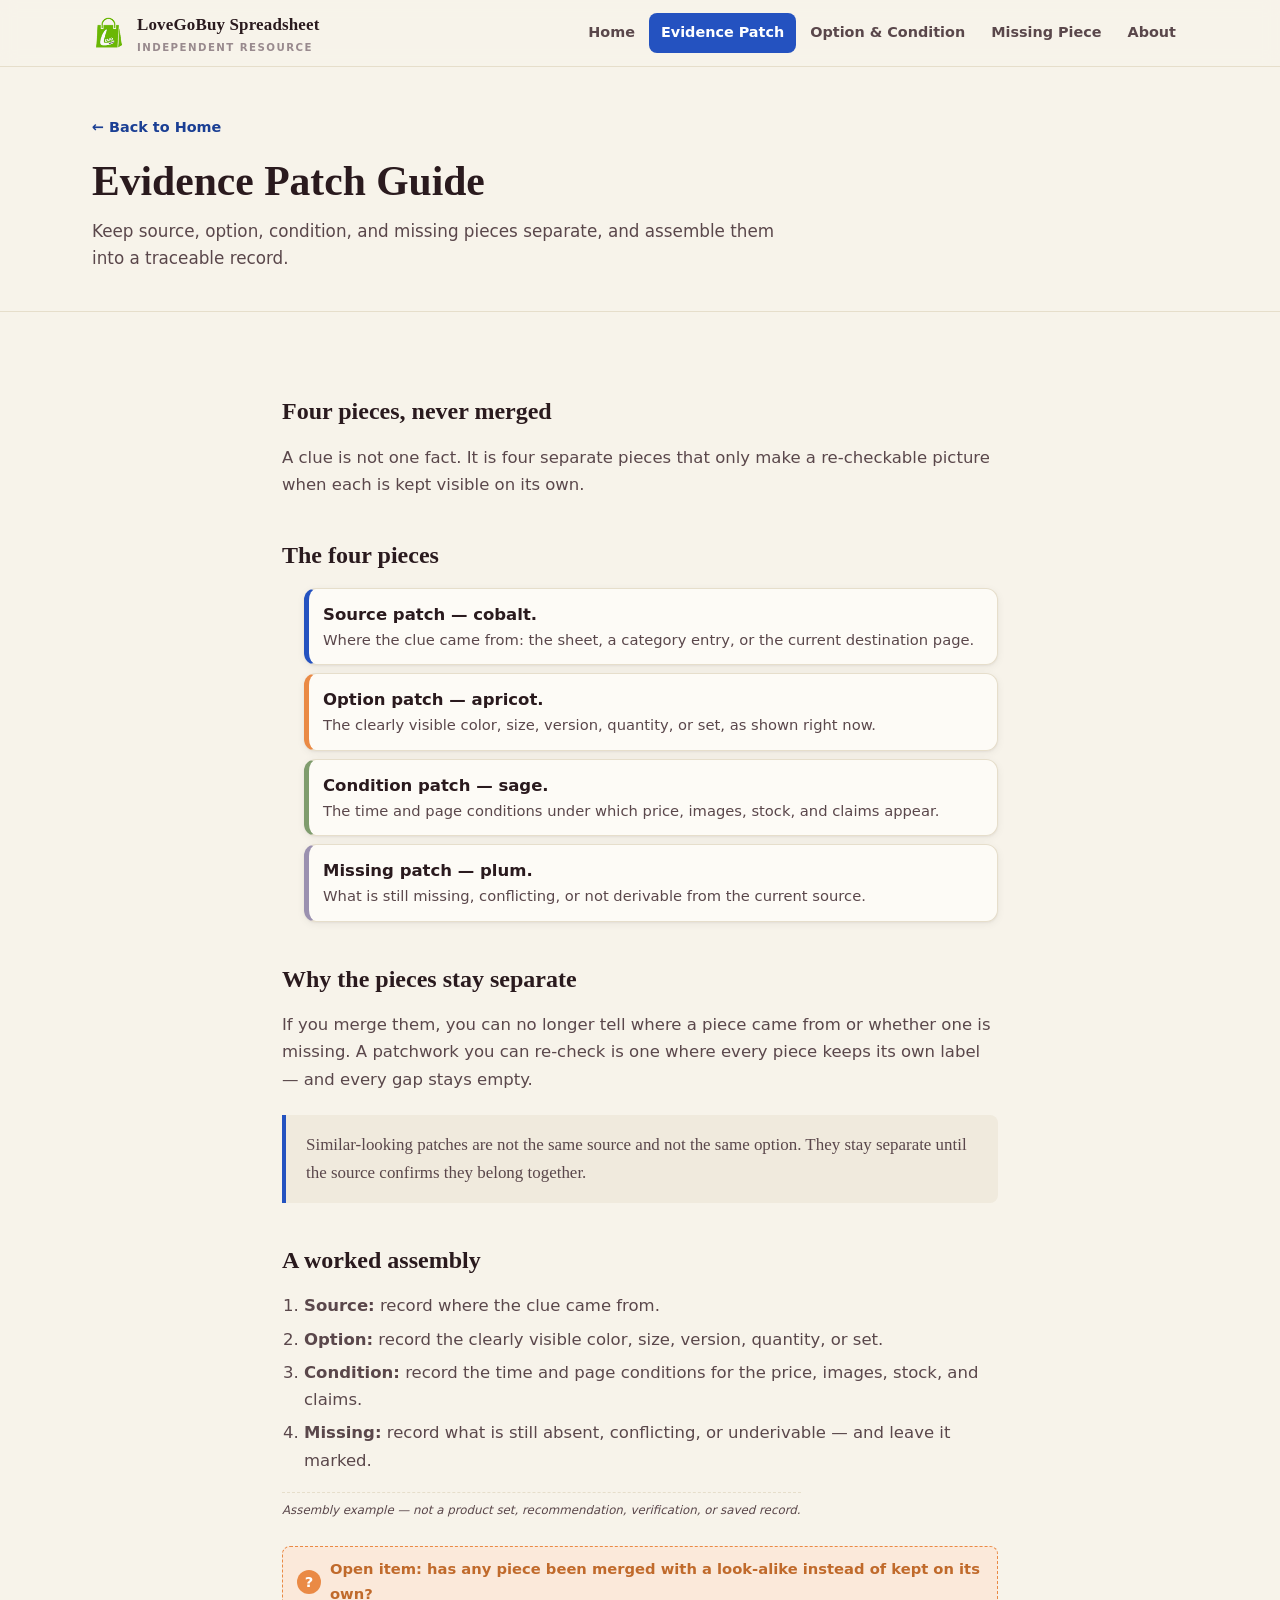
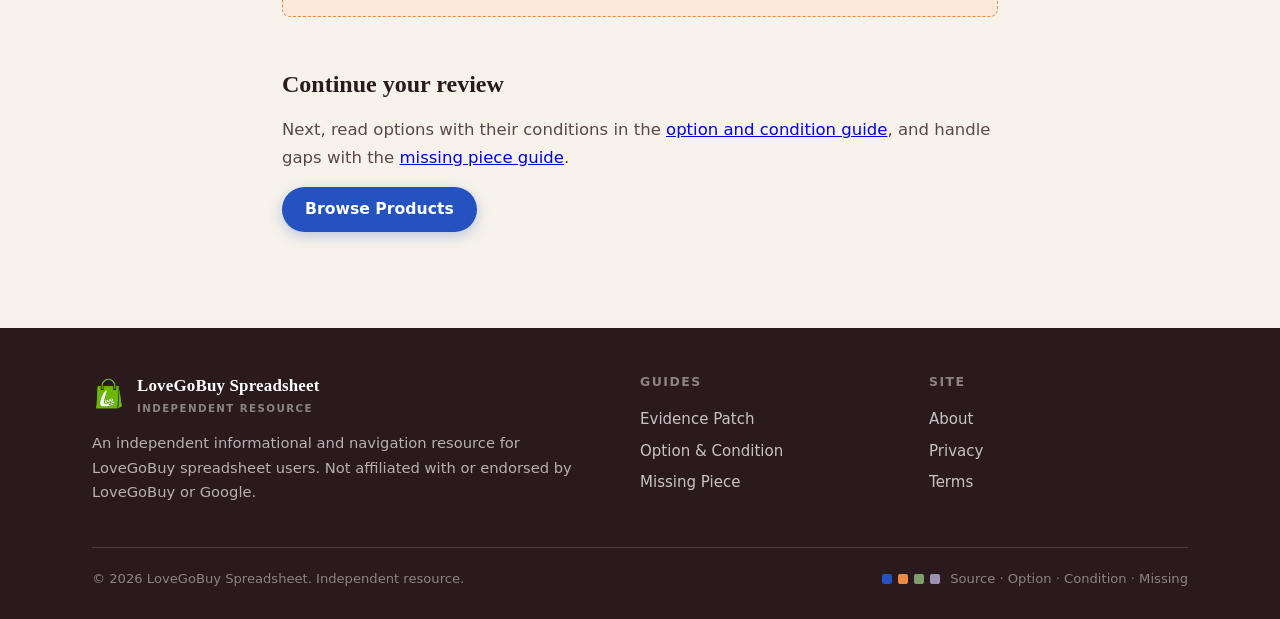
<file: evidence-patch-guide/index.html>
<!DOCTYPE html>
<html lang="en">
<head>
  <meta charset="UTF-8">
  <meta name="viewport" content="width=device-width, initial-scale=1.0">
  <title>Evidence Patch Guide | LoveGoBuy Spreadsheet</title>
  <meta name="description" content="Keep source, option, condition, and missing pieces separate when reading a LoveGoBuy spreadsheet, and assemble them into a traceable record.">
  <link rel="canonical" href="https://repglide.github.io/lovegobuy-spreadsheet/evidence-patch-guide/">
  <link rel="icon" type="image/png" href="../assets/images/favicon.png">
  <link rel="stylesheet" href="../assets/css/styles.css">

  <meta property="og:type" content="article">
  <meta property="og:url" content="https://repglide.github.io/lovegobuy-spreadsheet/evidence-patch-guide/">
  <meta property="og:title" content="Evidence Patch Guide | LoveGoBuy Spreadsheet">
  <meta property="og:description" content="Keep source, option, condition, and missing pieces separate and assemble them into a traceable record.">
  <meta name="twitter:card" content="summary">

  <script type="application/ld+json">
  {
    "@context": "https://schema.org",
    "@graph": [
      { "@type": "WebSite", "@id": "https://repglide.github.io/lovegobuy-spreadsheet/#website", "url": "https://repglide.github.io/lovegobuy-spreadsheet/", "name": "LoveGoBuy Spreadsheet & Evidence-Patch Guide" },
      { "@type": "BreadcrumbList", "itemListElement": [
        { "@type": "ListItem", "position": 1, "name": "Home", "item": "https://repglide.github.io/lovegobuy-spreadsheet/" },
        { "@type": "ListItem", "position": 2, "name": "Evidence Patch Guide", "item": "https://repglide.github.io/lovegobuy-spreadsheet/evidence-patch-guide/" }
      ]},
      { "@type": "Article", "@id": "https://repglide.github.io/lovegobuy-spreadsheet/evidence-patch-guide/#article", "headline": "Evidence Patch Guide", "description": "Keep source, option, condition, and missing pieces separate when reading a LoveGoBuy spreadsheet, and assemble them into a traceable record.", "isPartOf": { "@id": "https://repglide.github.io/lovegobuy-spreadsheet/#website" } }
    ]
  }
  </script>
</head>
<body>
  <a href="#main-content" class="skip-link">Skip to main content</a>

  <header class="site-header">
    <div class="container header-inner">
      <a href="../index.html" class="brand" aria-label="LoveGoBuy Spreadsheet Home">
        <img src="../assets/images/logo.png" alt="LoveGoBuy logo" width="34" height="34">
        <span class="brand-name">LoveGoBuy Spreadsheet<small>Independent Resource</small></span>
      </a>
      <button class="mobile-nav-toggle" aria-expanded="false" aria-label="Toggle navigation menu">
        <svg viewBox="0 0 24 24" fill="none" stroke="currentColor" stroke-width="2" width="22" height="22"><line x1="3" y1="6" x2="21" y2="6"></line><line x1="3" y1="12" x2="21" y2="12"></line><line x1="3" y1="18" x2="21" y2="18"></line></svg>
      </button>
      <nav class="main-nav" aria-label="Primary Navigation">
        <ul>
          <li><a href="../index.html">Home</a></li>
          <li><a href="../evidence-patch-guide/" class="active">Evidence Patch</a></li>
          <li><a href="../option-condition-guide/">Option &amp; Condition</a></li>
          <li><a href="../missing-piece-guide/">Missing Piece</a></li>
          <li><a href="../about/">About</a></li>
        </ul>
      </nav>
    </div>
  </header>

  <main id="main-content">
    <section class="page-hero">
      <div class="container">
        <a class="back-link" href="../index.html">← Back to Home</a>
        <h1>Evidence Patch Guide</h1>
        <p>Keep source, option, condition, and missing pieces separate, and assemble them into a traceable record.</p>
      </div>
    </section>

    <div class="article-paper">
      <div class="article-body">
        <h2>Four pieces, never merged</h2>
        <p>A clue is not one fact. It is four separate pieces that only make a re-checkable picture when each is kept visible on its own.</p>

        <h2>The four pieces</h2>
        <ul class="piece-list">
          <li class="pc-source"><div><strong>Source patch — cobalt.</strong><p>Where the clue came from: the sheet, a category entry, or the current destination page.</p></div></li>
          <li class="pc-option"><div><strong>Option patch — apricot.</strong><p>The clearly visible color, size, version, quantity, or set, as shown right now.</p></div></li>
          <li class="pc-condition"><div><strong>Condition patch — sage.</strong><p>The time and page conditions under which price, images, stock, and claims appear.</p></div></li>
          <li class="pc-missing"><div><strong>Missing patch — plum.</strong><p>What is still missing, conflicting, or not derivable from the current source.</p></div></li>
        </ul>

        <h2>Why the pieces stay separate</h2>
        <p>If you merge them, you can no longer tell where a piece came from or whether one is missing. A patchwork you can re-check is one where every piece keeps its own label — and every gap stays empty.</p>

        <blockquote>Similar-looking patches are not the same source and not the same option. They stay separate until the source confirms they belong together.</blockquote>

        <h2>A worked assembly</h2>
        <ol>
          <li><strong>Source:</strong> record where the clue came from.</li>
          <li><strong>Option:</strong> record the clearly visible color, size, version, quantity, or set.</li>
          <li><strong>Condition:</strong> record the time and page conditions for the price, images, stock, and claims.</li>
          <li><strong>Missing:</strong> record what is still absent, conflicting, or underivable — and leave it marked.</li>
        </ol>
        <p class="example-flag">Assembly example — not a product set, recommendation, verification, or saved record.</p>

        <div class="open-note"><span class="qmark">?</span>Open item: has any piece been merged with a look-alike instead of kept on its own?</div>

        <h2>Continue your review</h2>
        <p>Next, read options with their conditions in the <a href="../option-condition-guide/">option and condition guide</a>, and handle gaps with the <a href="../missing-piece-guide/">missing piece guide</a>.</p>
        <p><a href="https://repglide.com/?agent=lovegobuy" class="btn btn-primary" target="_blank" rel="nofollow noopener">Browse Products</a></p>
      </div>
    </div>
  </main>

  <footer class="site-footer">
    <div class="container">
      <div class="footer-grid">
        <div class="footer-brand">
          <a href="../index.html" class="brand" aria-label="LoveGoBuy Spreadsheet Home">
            <img src="../assets/images/logo.png" alt="LoveGoBuy logo" width="30" height="30">
            <span class="brand-name">LoveGoBuy Spreadsheet<small>Independent Resource</small></span>
          </a>
          <p>An independent informational and navigation resource for LoveGoBuy spreadsheet users. Not affiliated with or endorsed by LoveGoBuy or Google.</p>
        </div>
        <div class="footer-col">
          <h4>Guides</h4>
          <ul>
            <li><a href="../evidence-patch-guide/">Evidence Patch</a></li>
            <li><a href="../option-condition-guide/">Option &amp; Condition</a></li>
            <li><a href="../missing-piece-guide/">Missing Piece</a></li>
          </ul>
        </div>
        <div class="footer-col">
          <h4>Site</h4>
          <ul>
            <li><a href="../about/">About</a></li>
            <li><a href="../privacy/">Privacy</a></li>
            <li><a href="../terms/">Terms</a></li>
          </ul>
        </div>
      </div>
      <div class="footer-bottom">
        <span>&copy; <span id="year">2026</span> LoveGoBuy Spreadsheet. Independent resource.</span>
        <span class="piece-swatch-row"><i style="background:var(--cobalt)"></i><i style="background:var(--apricot)"></i><i style="background:var(--sage)"></i><i style="background:var(--plum)"></i>&nbsp;Source · Option · Condition · Missing</span>
      </div>
    </div>
  </footer>

  <script src="../assets/js/main.js"></script>
</body>
</html>
</file>
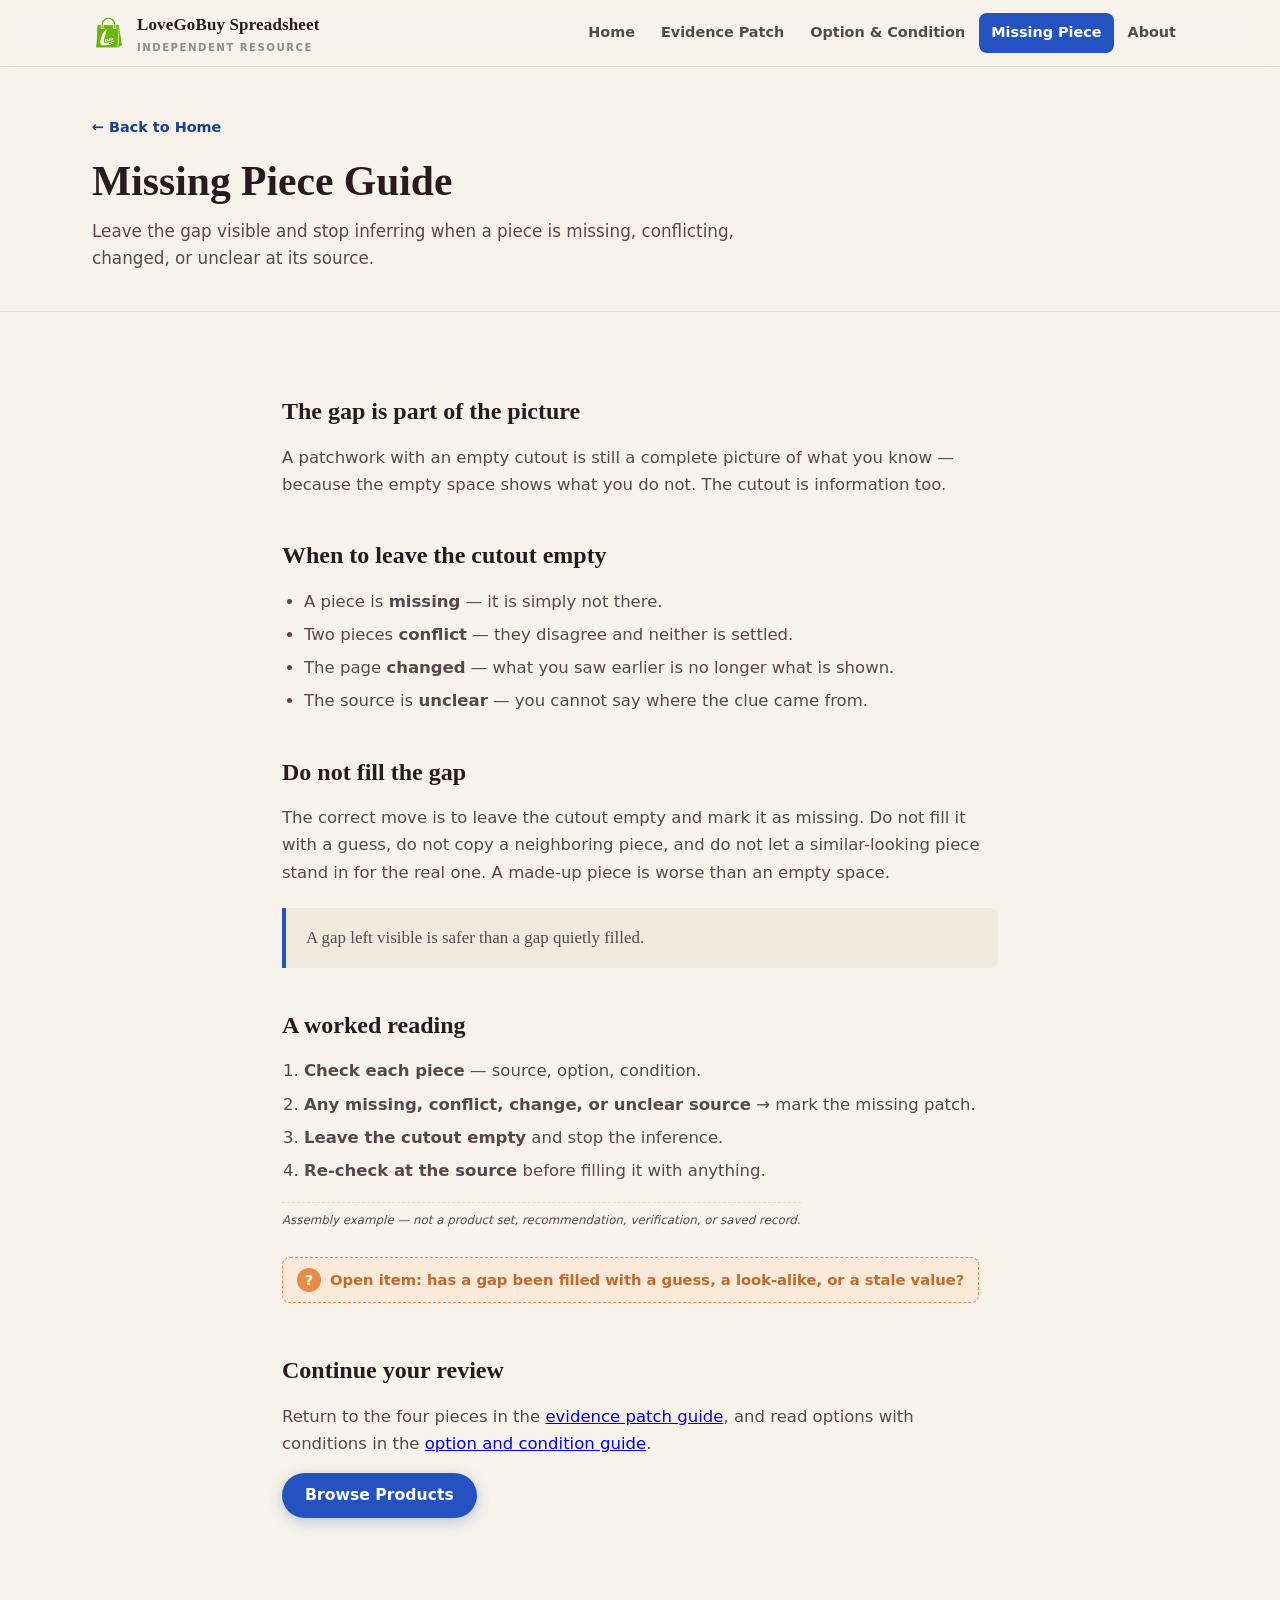
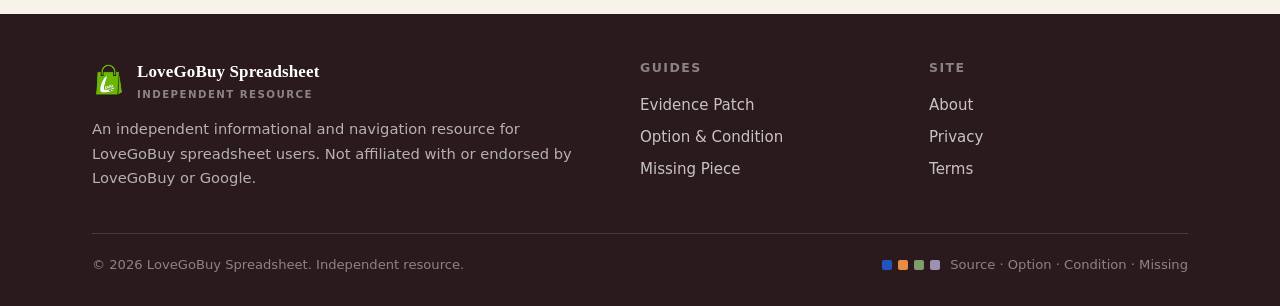
<file: missing-piece-guide/index.html>
<!DOCTYPE html>
<html lang="en">
<head>
  <meta charset="UTF-8">
  <meta name="viewport" content="width=device-width, initial-scale=1.0">
  <title>Missing Piece Guide | LoveGoBuy Spreadsheet</title>
  <meta name="description" content="Leave the gap visible and stop inferring when a LoveGoBuy spreadsheet piece is missing, conflicting, changed, or unclear at its source.">
  <link rel="canonical" href="https://repglide.github.io/lovegobuy-spreadsheet/missing-piece-guide/">
  <link rel="icon" type="image/png" href="../assets/images/favicon.png">
  <link rel="stylesheet" href="../assets/css/styles.css">

  <meta property="og:type" content="article">
  <meta property="og:url" content="https://repglide.github.io/lovegobuy-spreadsheet/missing-piece-guide/">
  <meta property="og:title" content="Missing Piece Guide | LoveGoBuy Spreadsheet">
  <meta property="og:description" content="Leave the gap visible and stop inferring when a piece is missing, conflicting, changed, or unclear.">
  <meta name="twitter:card" content="summary">

  <script type="application/ld+json">
  {
    "@context": "https://schema.org",
    "@graph": [
      { "@type": "WebSite", "@id": "https://repglide.github.io/lovegobuy-spreadsheet/#website", "url": "https://repglide.github.io/lovegobuy-spreadsheet/", "name": "LoveGoBuy Spreadsheet & Evidence-Patch Guide" },
      { "@type": "BreadcrumbList", "itemListElement": [
        { "@type": "ListItem", "position": 1, "name": "Home", "item": "https://repglide.github.io/lovegobuy-spreadsheet/" },
        { "@type": "ListItem", "position": 2, "name": "Missing Piece Guide", "item": "https://repglide.github.io/lovegobuy-spreadsheet/missing-piece-guide/" }
      ]},
      { "@type": "Article", "@id": "https://repglide.github.io/lovegobuy-spreadsheet/missing-piece-guide/#article", "headline": "Missing Piece Guide", "description": "Leave the gap visible and stop inferring when a LoveGoBuy spreadsheet piece is missing, conflicting, changed, or unclear at its source.", "isPartOf": { "@id": "https://repglide.github.io/lovegobuy-spreadsheet/#website" } }
    ]
  }
  </script>
</head>
<body>
  <a href="#main-content" class="skip-link">Skip to main content</a>

  <header class="site-header">
    <div class="container header-inner">
      <a href="../index.html" class="brand" aria-label="LoveGoBuy Spreadsheet Home">
        <img src="../assets/images/logo.png" alt="LoveGoBuy logo" width="34" height="34">
        <span class="brand-name">LoveGoBuy Spreadsheet<small>Independent Resource</small></span>
      </a>
      <button class="mobile-nav-toggle" aria-expanded="false" aria-label="Toggle navigation menu">
        <svg viewBox="0 0 24 24" fill="none" stroke="currentColor" stroke-width="2" width="22" height="22"><line x1="3" y1="6" x2="21" y2="6"></line><line x1="3" y1="12" x2="21" y2="12"></line><line x1="3" y1="18" x2="21" y2="18"></line></svg>
      </button>
      <nav class="main-nav" aria-label="Primary Navigation">
        <ul>
          <li><a href="../index.html">Home</a></li>
          <li><a href="../evidence-patch-guide/">Evidence Patch</a></li>
          <li><a href="../option-condition-guide/">Option &amp; Condition</a></li>
          <li><a href="../missing-piece-guide/" class="active">Missing Piece</a></li>
          <li><a href="../about/">About</a></li>
        </ul>
      </nav>
    </div>
  </header>

  <main id="main-content">
    <section class="page-hero">
      <div class="container">
        <a class="back-link" href="../index.html">← Back to Home</a>
        <h1>Missing Piece Guide</h1>
        <p>Leave the gap visible and stop inferring when a piece is missing, conflicting, changed, or unclear at its source.</p>
      </div>
    </section>

    <div class="article-paper">
      <div class="article-body">
        <h2>The gap is part of the picture</h2>
        <p>A patchwork with an empty cutout is still a complete picture of what you know — because the empty space shows what you do not. The cutout is information too.</p>

        <h2>When to leave the cutout empty</h2>
        <ul>
          <li>A piece is <strong>missing</strong> — it is simply not there.</li>
          <li>Two pieces <strong>conflict</strong> — they disagree and neither is settled.</li>
          <li>The page <strong>changed</strong> — what you saw earlier is no longer what is shown.</li>
          <li>The source is <strong>unclear</strong> — you cannot say where the clue came from.</li>
        </ul>

        <h2>Do not fill the gap</h2>
        <p>The correct move is to leave the cutout empty and mark it as missing. Do not fill it with a guess, do not copy a neighboring piece, and do not let a similar-looking piece stand in for the real one. A made-up piece is worse than an empty space.</p>

        <blockquote>A gap left visible is safer than a gap quietly filled.</blockquote>

        <h2>A worked reading</h2>
        <ol>
          <li><strong>Check each piece</strong> — source, option, condition.</li>
          <li><strong>Any missing, conflict, change, or unclear source</strong> → mark the missing patch.</li>
          <li><strong>Leave the cutout empty</strong> and stop the inference.</li>
          <li><strong>Re-check at the source</strong> before filling it with anything.</li>
        </ol>
        <p class="example-flag">Assembly example — not a product set, recommendation, verification, or saved record.</p>

        <div class="open-note"><span class="qmark">?</span>Open item: has a gap been filled with a guess, a look-alike, or a stale value?</div>

        <h2>Continue your review</h2>
        <p>Return to the four pieces in the <a href="../evidence-patch-guide/">evidence patch guide</a>, and read options with conditions in the <a href="../option-condition-guide/">option and condition guide</a>.</p>
        <p><a href="https://repglide.com/?agent=lovegobuy" class="btn btn-primary" target="_blank" rel="nofollow noopener">Browse Products</a></p>
      </div>
    </div>
  </main>

  <footer class="site-footer">
    <div class="container">
      <div class="footer-grid">
        <div class="footer-brand">
          <a href="../index.html" class="brand" aria-label="LoveGoBuy Spreadsheet Home">
            <img src="../assets/images/logo.png" alt="LoveGoBuy logo" width="30" height="30">
            <span class="brand-name">LoveGoBuy Spreadsheet<small>Independent Resource</small></span>
          </a>
          <p>An independent informational and navigation resource for LoveGoBuy spreadsheet users. Not affiliated with or endorsed by LoveGoBuy or Google.</p>
        </div>
        <div class="footer-col">
          <h4>Guides</h4>
          <ul>
            <li><a href="../evidence-patch-guide/">Evidence Patch</a></li>
            <li><a href="../option-condition-guide/">Option &amp; Condition</a></li>
            <li><a href="../missing-piece-guide/">Missing Piece</a></li>
          </ul>
        </div>
        <div class="footer-col">
          <h4>Site</h4>
          <ul>
            <li><a href="../about/">About</a></li>
            <li><a href="../privacy/">Privacy</a></li>
            <li><a href="../terms/">Terms</a></li>
          </ul>
        </div>
      </div>
      <div class="footer-bottom">
        <span>&copy; <span id="year">2026</span> LoveGoBuy Spreadsheet. Independent resource.</span>
        <span class="piece-swatch-row"><i style="background:var(--cobalt)"></i><i style="background:var(--apricot)"></i><i style="background:var(--sage)"></i><i style="background:var(--plum)"></i>&nbsp;Source · Option · Condition · Missing</span>
      </div>
    </div>
  </footer>

  <script src="../assets/js/main.js"></script>
</body>
</html>
</file>
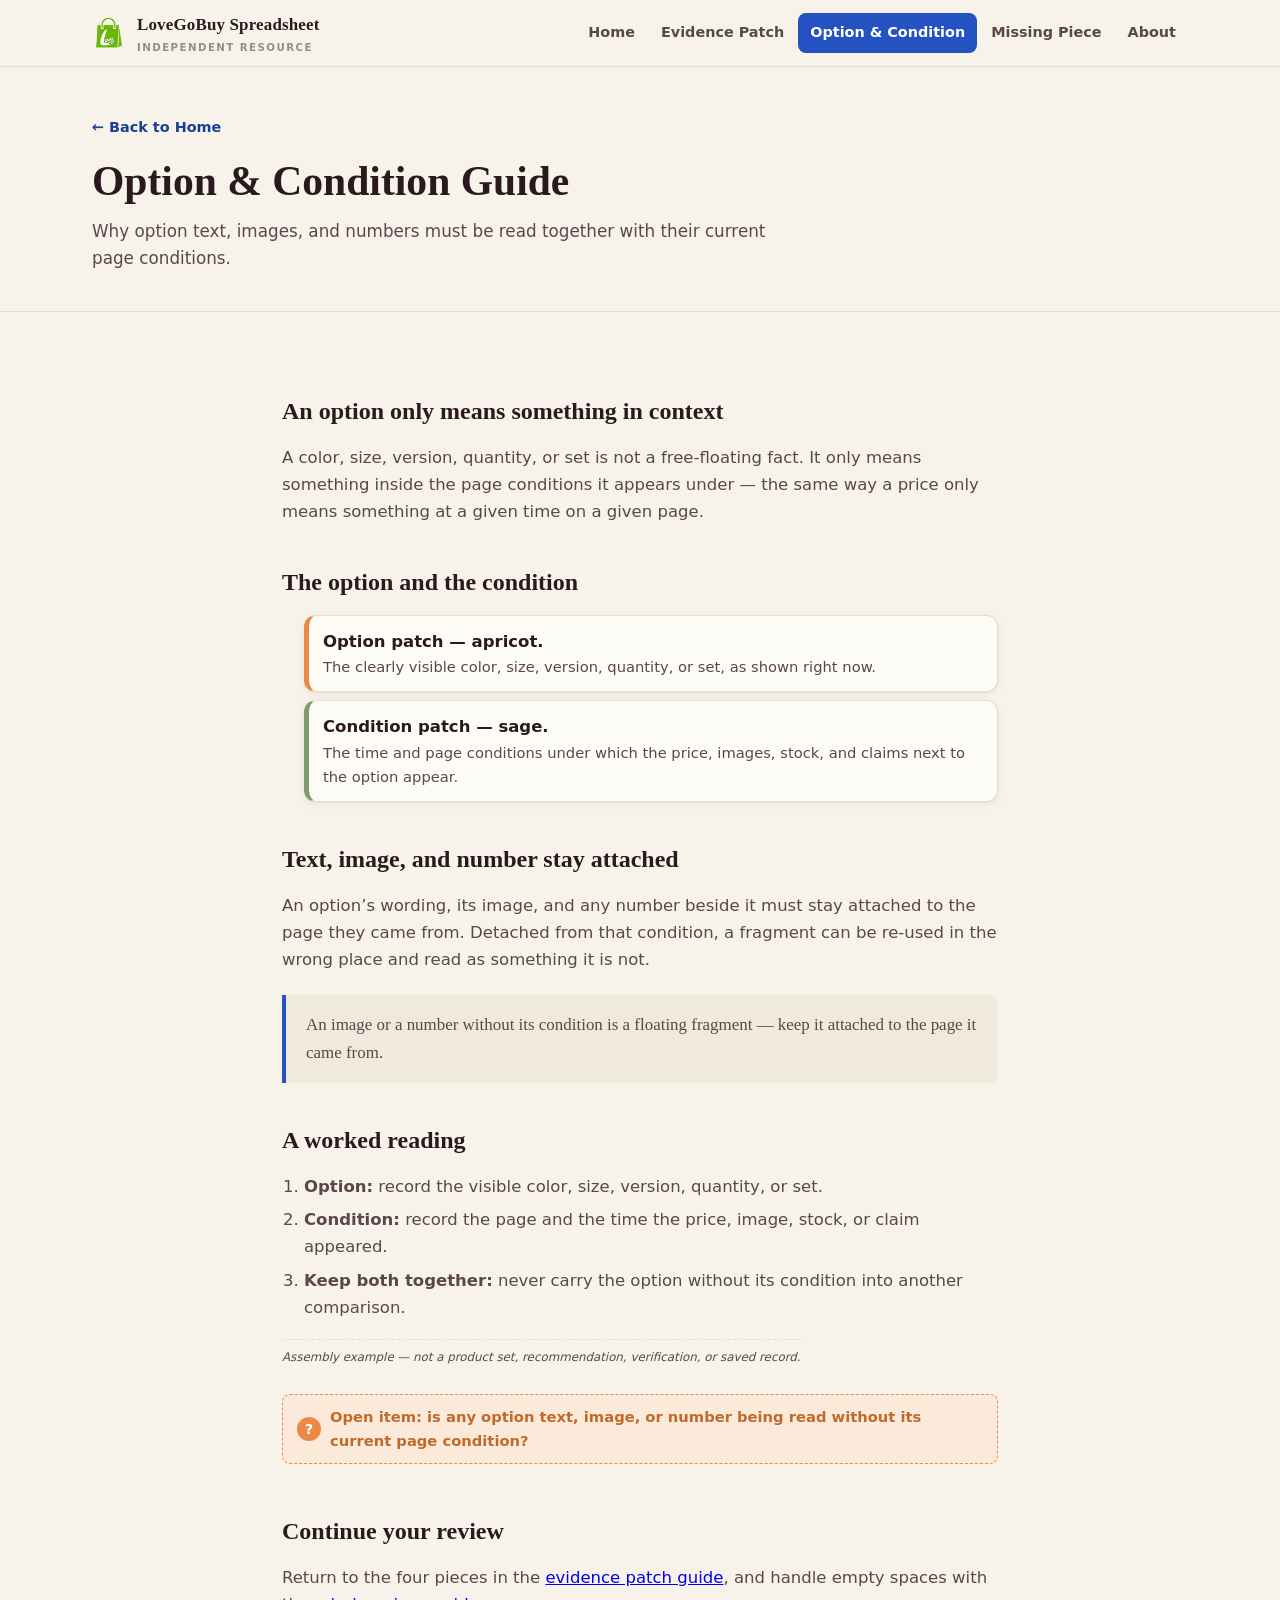
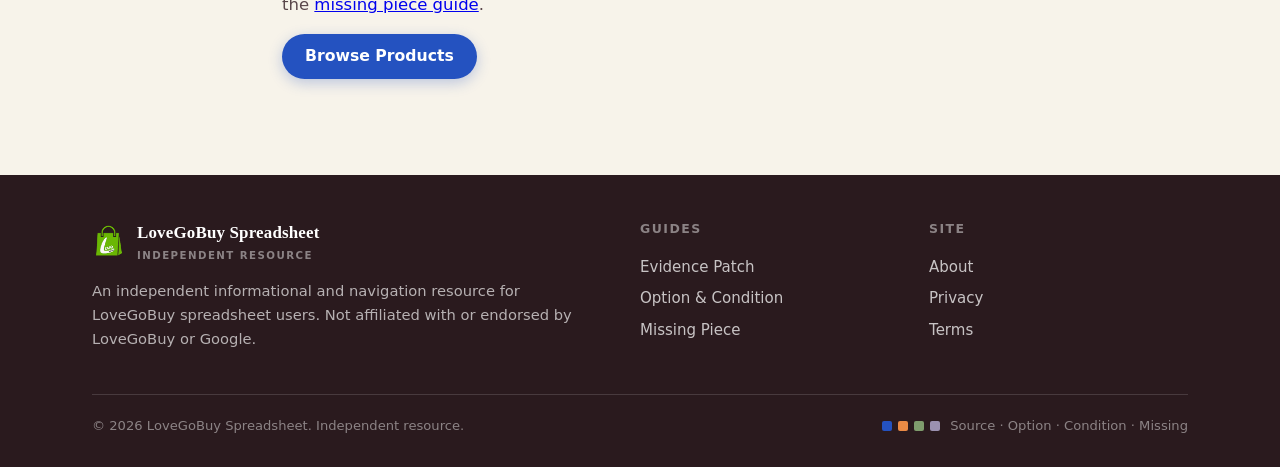
<file: option-condition-guide/index.html>
<!DOCTYPE html>
<html lang="en">
<head>
  <meta charset="UTF-8">
  <meta name="viewport" content="width=device-width, initial-scale=1.0">
  <title>Option &amp; Condition Guide | LoveGoBuy Spreadsheet</title>
  <meta name="description" content="Why option text, images, and numbers in a LoveGoBuy spreadsheet must be read together with their current page conditions.">
  <link rel="canonical" href="https://repglide.github.io/lovegobuy-spreadsheet/option-condition-guide/">
  <link rel="icon" type="image/png" href="../assets/images/favicon.png">
  <link rel="stylesheet" href="../assets/css/styles.css">

  <meta property="og:type" content="article">
  <meta property="og:url" content="https://repglide.github.io/lovegobuy-spreadsheet/option-condition-guide/">
  <meta property="og:title" content="Option &amp; Condition Guide | LoveGoBuy Spreadsheet">
  <meta property="og:description" content="Why option text, images, and numbers must be read together with their current page conditions.">
  <meta name="twitter:card" content="summary">

  <script type="application/ld+json">
  {
    "@context": "https://schema.org",
    "@graph": [
      { "@type": "WebSite", "@id": "https://repglide.github.io/lovegobuy-spreadsheet/#website", "url": "https://repglide.github.io/lovegobuy-spreadsheet/", "name": "LoveGoBuy Spreadsheet & Evidence-Patch Guide" },
      { "@type": "BreadcrumbList", "itemListElement": [
        { "@type": "ListItem", "position": 1, "name": "Home", "item": "https://repglide.github.io/lovegobuy-spreadsheet/" },
        { "@type": "ListItem", "position": 2, "name": "Option & Condition Guide", "item": "https://repglide.github.io/lovegobuy-spreadsheet/option-condition-guide/" }
      ]},
      { "@type": "Article", "@id": "https://repglide.github.io/lovegobuy-spreadsheet/option-condition-guide/#article", "headline": "Option & Condition Guide", "description": "Why option text, images, and numbers in a LoveGoBuy spreadsheet must be read together with their current page conditions.", "isPartOf": { "@id": "https://repglide.github.io/lovegobuy-spreadsheet/#website" } }
    ]
  }
  </script>
</head>
<body>
  <a href="#main-content" class="skip-link">Skip to main content</a>

  <header class="site-header">
    <div class="container header-inner">
      <a href="../index.html" class="brand" aria-label="LoveGoBuy Spreadsheet Home">
        <img src="../assets/images/logo.png" alt="LoveGoBuy logo" width="34" height="34">
        <span class="brand-name">LoveGoBuy Spreadsheet<small>Independent Resource</small></span>
      </a>
      <button class="mobile-nav-toggle" aria-expanded="false" aria-label="Toggle navigation menu">
        <svg viewBox="0 0 24 24" fill="none" stroke="currentColor" stroke-width="2" width="22" height="22"><line x1="3" y1="6" x2="21" y2="6"></line><line x1="3" y1="12" x2="21" y2="12"></line><line x1="3" y1="18" x2="21" y2="18"></line></svg>
      </button>
      <nav class="main-nav" aria-label="Primary Navigation">
        <ul>
          <li><a href="../index.html">Home</a></li>
          <li><a href="../evidence-patch-guide/">Evidence Patch</a></li>
          <li><a href="../option-condition-guide/" class="active">Option &amp; Condition</a></li>
          <li><a href="../missing-piece-guide/">Missing Piece</a></li>
          <li><a href="../about/">About</a></li>
        </ul>
      </nav>
    </div>
  </header>

  <main id="main-content">
    <section class="page-hero">
      <div class="container">
        <a class="back-link" href="../index.html">← Back to Home</a>
        <h1>Option &amp; Condition Guide</h1>
        <p>Why option text, images, and numbers must be read together with their current page conditions.</p>
      </div>
    </section>

    <div class="article-paper">
      <div class="article-body">
        <h2>An option only means something in context</h2>
        <p>A color, size, version, quantity, or set is not a free-floating fact. It only means something inside the page conditions it appears under — the same way a price only means something at a given time on a given page.</p>

        <h2>The option and the condition</h2>
        <ul class="piece-list">
          <li class="pc-option"><div><strong>Option patch — apricot.</strong><p>The clearly visible color, size, version, quantity, or set, as shown right now.</p></div></li>
          <li class="pc-condition"><div><strong>Condition patch — sage.</strong><p>The time and page conditions under which the price, images, stock, and claims next to the option appear.</p></div></li>
        </ul>

        <h2>Text, image, and number stay attached</h2>
        <p>An option&rsquo;s wording, its image, and any number beside it must stay attached to the page they came from. Detached from that condition, a fragment can be re-used in the wrong place and read as something it is not.</p>

        <blockquote>An image or a number without its condition is a floating fragment — keep it attached to the page it came from.</blockquote>

        <h2>A worked reading</h2>
        <ol>
          <li><strong>Option:</strong> record the visible color, size, version, quantity, or set.</li>
          <li><strong>Condition:</strong> record the page and the time the price, image, stock, or claim appeared.</li>
          <li><strong>Keep both together:</strong> never carry the option without its condition into another comparison.</li>
        </ol>
        <p class="example-flag">Assembly example — not a product set, recommendation, verification, or saved record.</p>

        <div class="open-note"><span class="qmark">?</span>Open item: is any option text, image, or number being read without its current page condition?</div>

        <h2>Continue your review</h2>
        <p>Return to the four pieces in the <a href="../evidence-patch-guide/">evidence patch guide</a>, and handle empty spaces with the <a href="../missing-piece-guide/">missing piece guide</a>.</p>
        <p><a href="https://repglide.com/?agent=lovegobuy" class="btn btn-primary" target="_blank" rel="nofollow noopener">Browse Products</a></p>
      </div>
    </div>
  </main>

  <footer class="site-footer">
    <div class="container">
      <div class="footer-grid">
        <div class="footer-brand">
          <a href="../index.html" class="brand" aria-label="LoveGoBuy Spreadsheet Home">
            <img src="../assets/images/logo.png" alt="LoveGoBuy logo" width="30" height="30">
            <span class="brand-name">LoveGoBuy Spreadsheet<small>Independent Resource</small></span>
          </a>
          <p>An independent informational and navigation resource for LoveGoBuy spreadsheet users. Not affiliated with or endorsed by LoveGoBuy or Google.</p>
        </div>
        <div class="footer-col">
          <h4>Guides</h4>
          <ul>
            <li><a href="../evidence-patch-guide/">Evidence Patch</a></li>
            <li><a href="../option-condition-guide/">Option &amp; Condition</a></li>
            <li><a href="../missing-piece-guide/">Missing Piece</a></li>
          </ul>
        </div>
        <div class="footer-col">
          <h4>Site</h4>
          <ul>
            <li><a href="../about/">About</a></li>
            <li><a href="../privacy/">Privacy</a></li>
            <li><a href="../terms/">Terms</a></li>
          </ul>
        </div>
      </div>
      <div class="footer-bottom">
        <span>&copy; <span id="year">2026</span> LoveGoBuy Spreadsheet. Independent resource.</span>
        <span class="piece-swatch-row"><i style="background:var(--cobalt)"></i><i style="background:var(--apricot)"></i><i style="background:var(--sage)"></i><i style="background:var(--plum)"></i>&nbsp;Source · Option · Condition · Missing</span>
      </div>
    </div>
  </footer>

  <script src="../assets/js/main.js"></script>
</body>
</html>
</file>
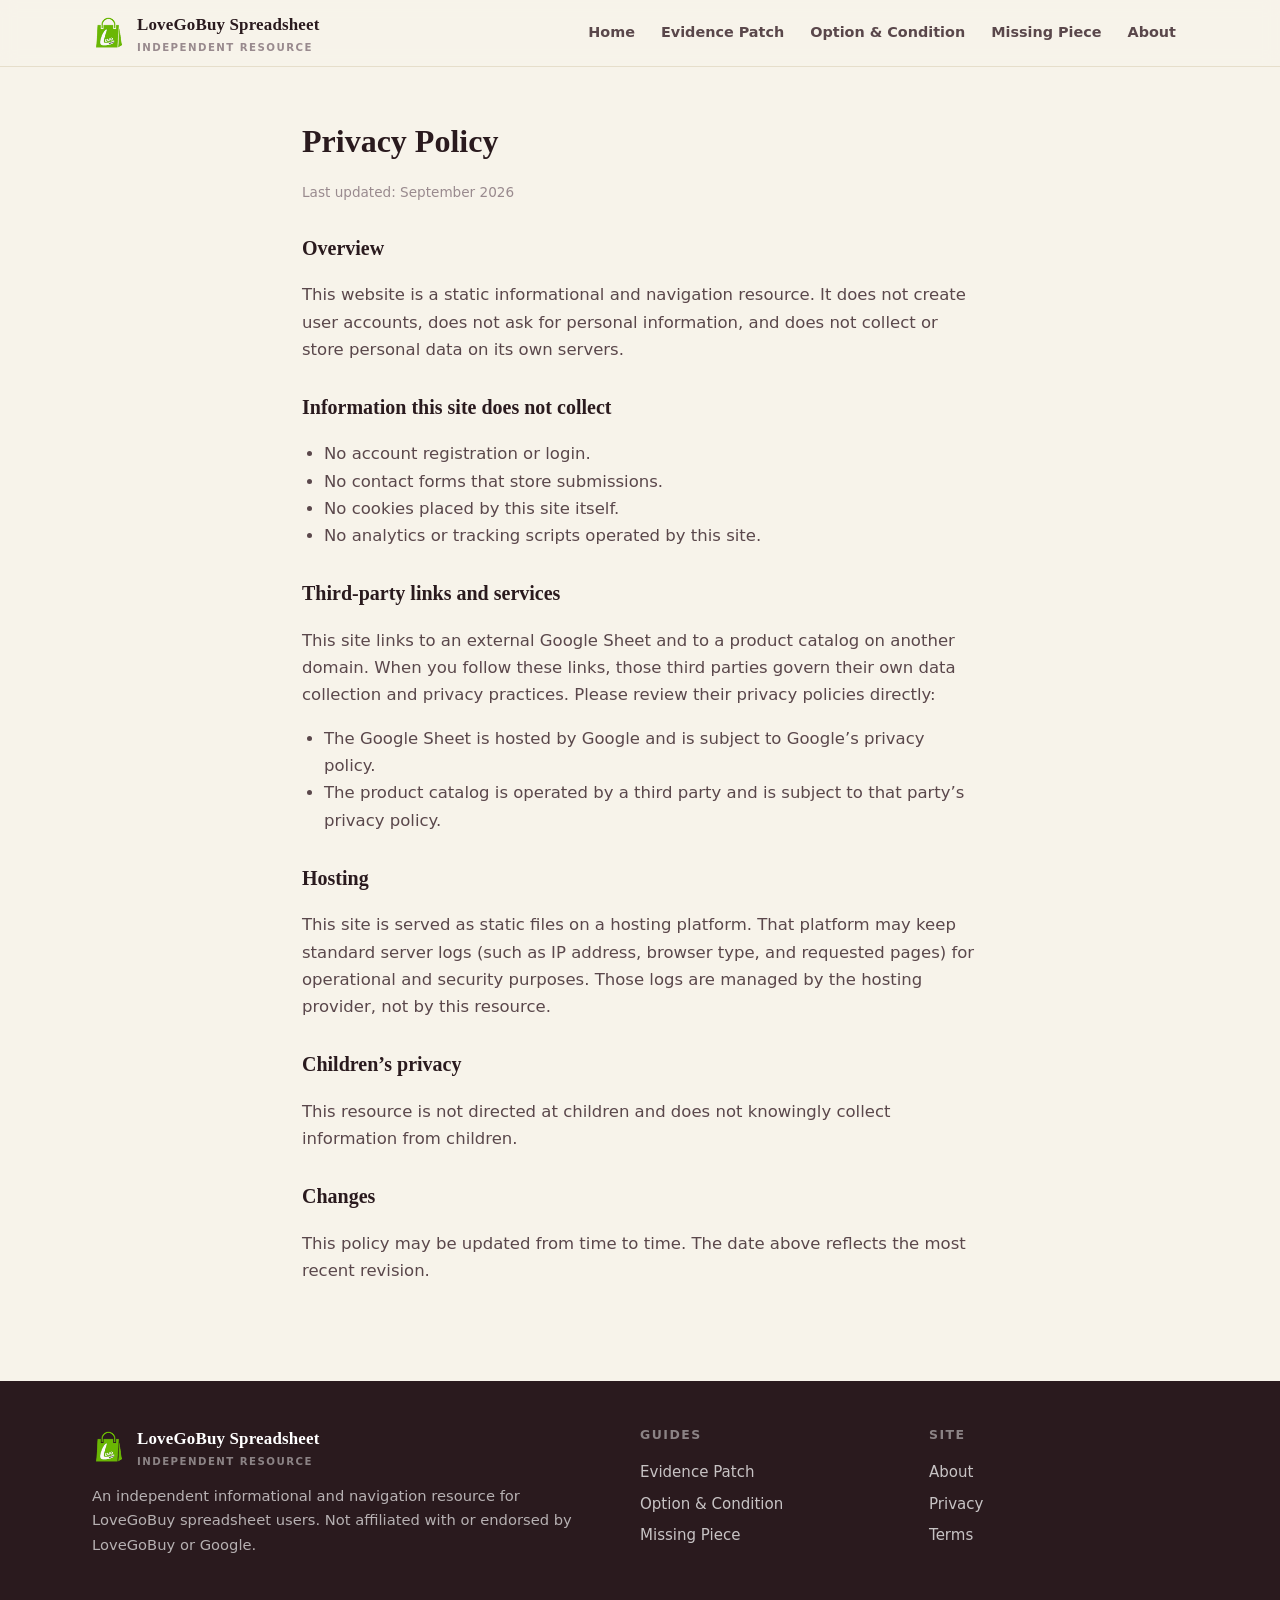
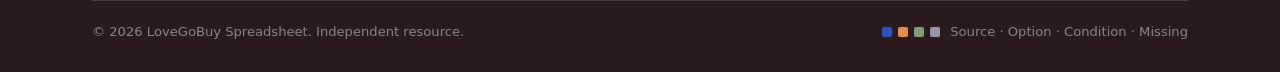
<file: privacy/index.html>
<!DOCTYPE html>
<html lang="en">
<head>
  <meta charset="UTF-8">
  <meta name="viewport" content="width=device-width, initial-scale=1.0">
  <title>Privacy Policy | LoveGoBuy Spreadsheet</title>
  <meta name="description" content="Privacy policy for the LoveGoBuy Spreadsheet independent resource.">
  <link rel="canonical" href="https://repglide.github.io/lovegobuy-spreadsheet/privacy/">
  <link rel="icon" type="image/png" href="../assets/images/favicon.png">
  <link rel="stylesheet" href="../assets/css/styles.css">
  <meta name="robots" content="index, follow">
</head>
<body>
  <a href="#main-content" class="skip-link">Skip to main content</a>

  <header class="site-header">
    <div class="container header-inner">
      <a href="../index.html" class="brand" aria-label="LoveGoBuy Spreadsheet Home">
        <img src="../assets/images/logo.png" alt="LoveGoBuy logo" width="34" height="34">
        <span class="brand-name">LoveGoBuy Spreadsheet<small>Independent Resource</small></span>
      </a>
      <button class="mobile-nav-toggle" aria-expanded="false" aria-label="Toggle navigation menu">
        <svg viewBox="0 0 24 24" fill="none" stroke="currentColor" stroke-width="2" width="22" height="22"><line x1="3" y1="6" x2="21" y2="6"></line><line x1="3" y1="12" x2="21" y2="12"></line><line x1="3" y1="18" x2="21" y2="18"></line></svg>
      </button>
      <nav class="main-nav" aria-label="Primary Navigation">
        <ul>
          <li><a href="../index.html">Home</a></li>
          <li><a href="../evidence-patch-guide/">Evidence Patch</a></li>
          <li><a href="../option-condition-guide/">Option &amp; Condition</a></li>
          <li><a href="../missing-piece-guide/">Missing Piece</a></li>
          <li><a href="../about/">About</a></li>
        </ul>
      </nav>
    </div>
  </header>

  <main id="main-content">
    <div class="article-paper">
      <div class="legal-body">
        <h1>Privacy Policy</h1>
        <p class="legal-date">Last updated: September 2026</p>

        <h2>Overview</h2>
        <p>This website is a static informational and navigation resource. It does not create user accounts, does not ask for personal information, and does not collect or store personal data on its own servers.</p>

        <h2>Information this site does not collect</h2>
        <ul>
          <li>No account registration or login.</li>
          <li>No contact forms that store submissions.</li>
          <li>No cookies placed by this site itself.</li>
          <li>No analytics or tracking scripts operated by this site.</li>
        </ul>

        <h2>Third-party links and services</h2>
        <p>This site links to an external Google Sheet and to a product catalog on another domain. When you follow these links, those third parties govern their own data collection and privacy practices. Please review their privacy policies directly:</p>
        <ul>
          <li>The Google Sheet is hosted by Google and is subject to Google&rsquo;s privacy policy.</li>
          <li>The product catalog is operated by a third party and is subject to that party&rsquo;s privacy policy.</li>
        </ul>

        <h2>Hosting</h2>
        <p>This site is served as static files on a hosting platform. That platform may keep standard server logs (such as IP address, browser type, and requested pages) for operational and security purposes. Those logs are managed by the hosting provider, not by this resource.</p>

        <h2>Children&rsquo;s privacy</h2>
        <p>This resource is not directed at children and does not knowingly collect information from children.</p>

        <h2>Changes</h2>
        <p>This policy may be updated from time to time. The date above reflects the most recent revision.</p>
      </div>
    </div>
  </main>

  <footer class="site-footer">
    <div class="container">
      <div class="footer-grid">
        <div class="footer-brand">
          <a href="../index.html" class="brand" aria-label="LoveGoBuy Spreadsheet Home">
            <img src="../assets/images/logo.png" alt="LoveGoBuy logo" width="30" height="30">
            <span class="brand-name">LoveGoBuy Spreadsheet<small>Independent Resource</small></span>
          </a>
          <p>An independent informational and navigation resource for LoveGoBuy spreadsheet users. Not affiliated with or endorsed by LoveGoBuy or Google.</p>
        </div>
        <div class="footer-col">
          <h4>Guides</h4>
          <ul>
            <li><a href="../evidence-patch-guide/">Evidence Patch</a></li>
            <li><a href="../option-condition-guide/">Option &amp; Condition</a></li>
            <li><a href="../missing-piece-guide/">Missing Piece</a></li>
          </ul>
        </div>
        <div class="footer-col">
          <h4>Site</h4>
          <ul>
            <li><a href="../about/">About</a></li>
            <li><a href="../privacy/">Privacy</a></li>
            <li><a href="../terms/">Terms</a></li>
          </ul>
        </div>
      </div>
      <div class="footer-bottom">
        <span>&copy; <span id="year">2026</span> LoveGoBuy Spreadsheet. Independent resource.</span>
        <span class="piece-swatch-row"><i style="background:var(--cobalt)"></i><i style="background:var(--apricot)"></i><i style="background:var(--sage)"></i><i style="background:var(--plum)"></i>&nbsp;Source · Option · Condition · Missing</span>
      </div>
    </div>
  </footer>

  <script src="../assets/js/main.js"></script>
</body>
</html>
</file>
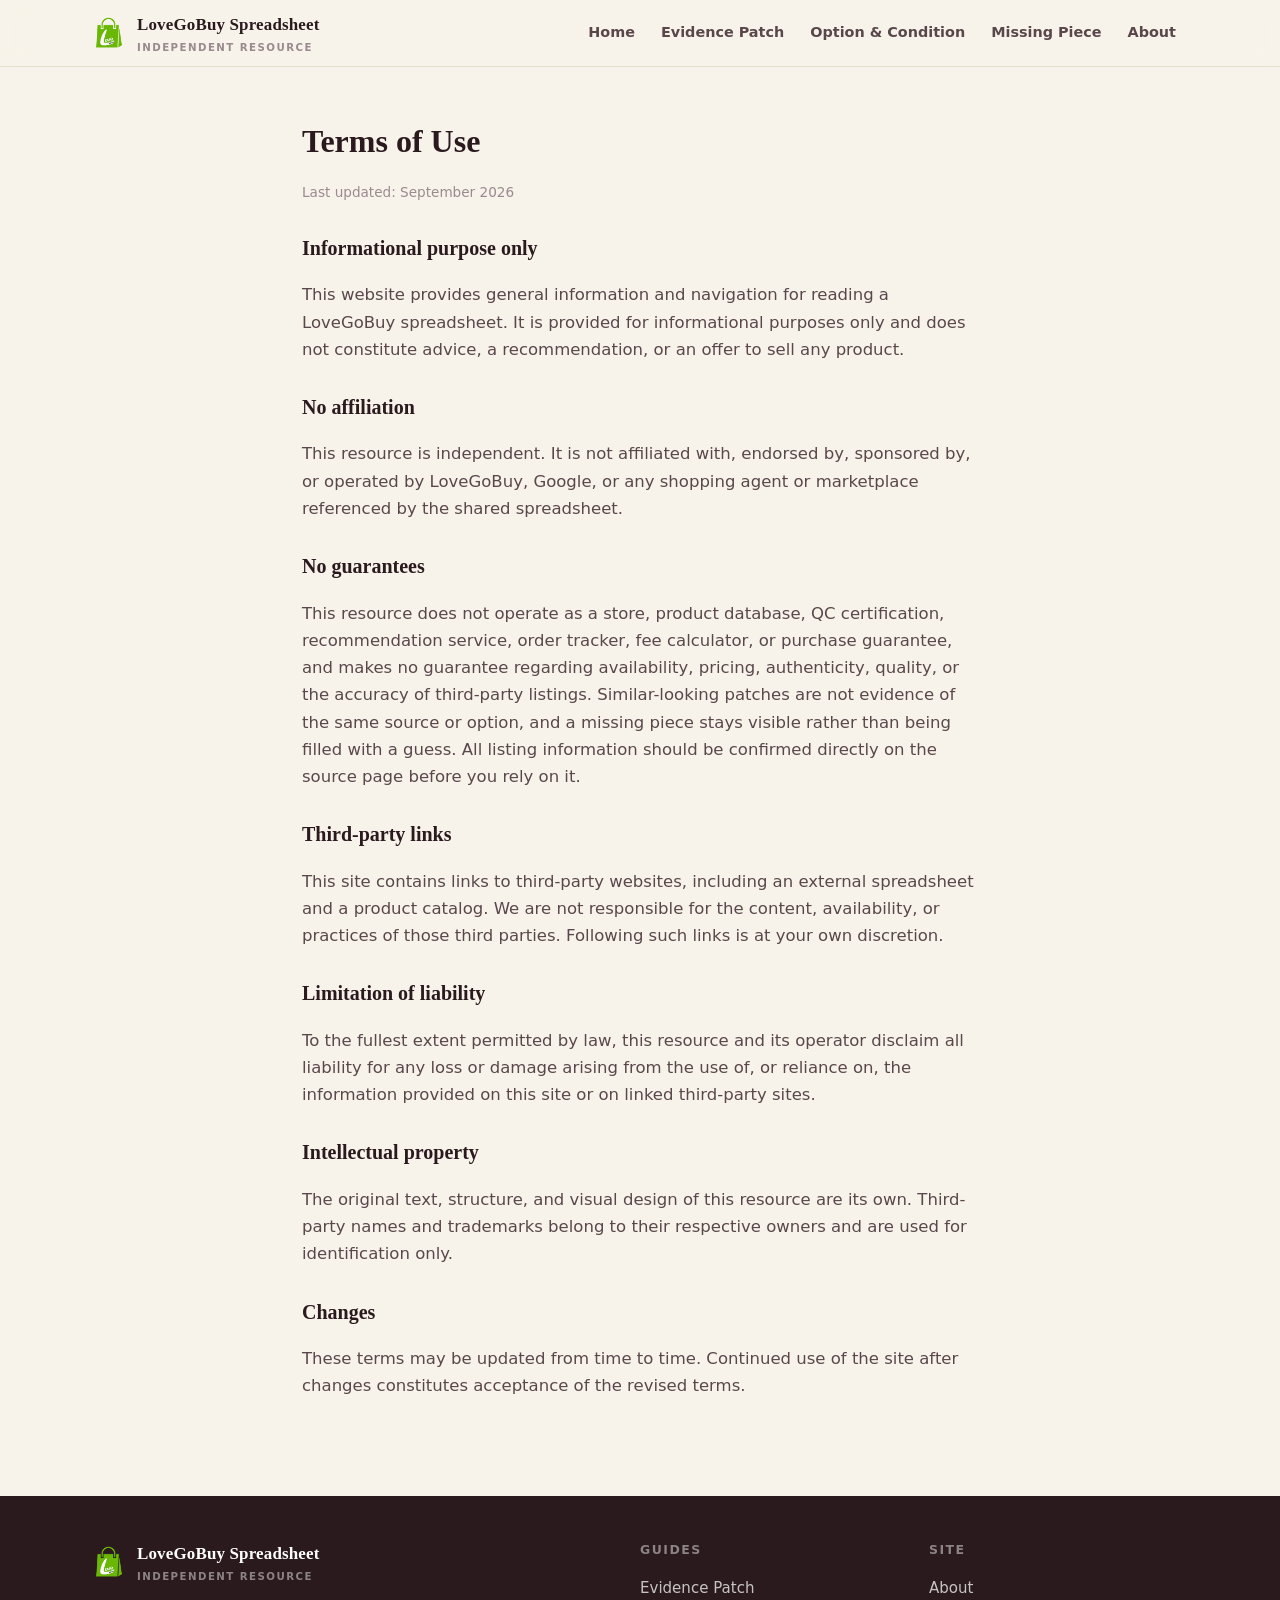
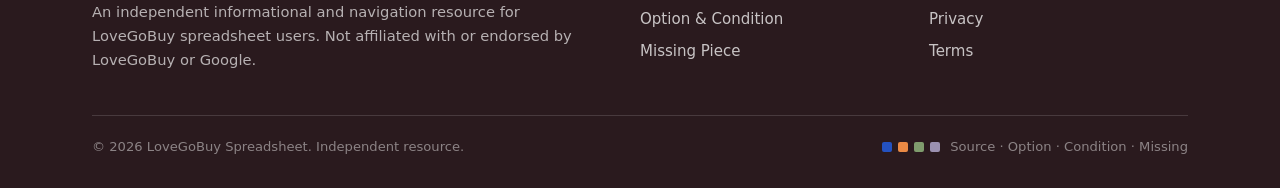
<file: terms/index.html>
<!DOCTYPE html>
<html lang="en">
<head>
  <meta charset="UTF-8">
  <meta name="viewport" content="width=device-width, initial-scale=1.0">
  <title>Terms of Use | LoveGoBuy Spreadsheet</title>
  <meta name="description" content="Terms of use for the LoveGoBuy Spreadsheet independent resource.">
  <link rel="canonical" href="https://repglide.github.io/lovegobuy-spreadsheet/terms/">
  <link rel="icon" type="image/png" href="../assets/images/favicon.png">
  <link rel="stylesheet" href="../assets/css/styles.css">
  <meta name="robots" content="index, follow">
</head>
<body>
  <a href="#main-content" class="skip-link">Skip to main content</a>

  <header class="site-header">
    <div class="container header-inner">
      <a href="../index.html" class="brand" aria-label="LoveGoBuy Spreadsheet Home">
        <img src="../assets/images/logo.png" alt="LoveGoBuy logo" width="34" height="34">
        <span class="brand-name">LoveGoBuy Spreadsheet<small>Independent Resource</small></span>
      </a>
      <button class="mobile-nav-toggle" aria-expanded="false" aria-label="Toggle navigation menu">
        <svg viewBox="0 0 24 24" fill="none" stroke="currentColor" stroke-width="2" width="22" height="22"><line x1="3" y1="6" x2="21" y2="6"></line><line x1="3" y1="12" x2="21" y2="12"></line><line x1="3" y1="18" x2="21" y2="18"></line></svg>
      </button>
      <nav class="main-nav" aria-label="Primary Navigation">
        <ul>
          <li><a href="../index.html">Home</a></li>
          <li><a href="../evidence-patch-guide/">Evidence Patch</a></li>
          <li><a href="../option-condition-guide/">Option &amp; Condition</a></li>
          <li><a href="../missing-piece-guide/">Missing Piece</a></li>
          <li><a href="../about/">About</a></li>
        </ul>
      </nav>
    </div>
  </header>

  <main id="main-content">
    <div class="article-paper">
      <div class="legal-body">
        <h1>Terms of Use</h1>
        <p class="legal-date">Last updated: September 2026</p>

        <h2>Informational purpose only</h2>
        <p>This website provides general information and navigation for reading a LoveGoBuy spreadsheet. It is provided for informational purposes only and does not constitute advice, a recommendation, or an offer to sell any product.</p>

        <h2>No affiliation</h2>
        <p>This resource is independent. It is not affiliated with, endorsed by, sponsored by, or operated by LoveGoBuy, Google, or any shopping agent or marketplace referenced by the shared spreadsheet.</p>

        <h2>No guarantees</h2>
        <p>This resource does not operate as a store, product database, QC certification, recommendation service, order tracker, fee calculator, or purchase guarantee, and makes no guarantee regarding availability, pricing, authenticity, quality, or the accuracy of third-party listings. Similar-looking patches are not evidence of the same source or option, and a missing piece stays visible rather than being filled with a guess. All listing information should be confirmed directly on the source page before you rely on it.</p>

        <h2>Third-party links</h2>
        <p>This site contains links to third-party websites, including an external spreadsheet and a product catalog. We are not responsible for the content, availability, or practices of those third parties. Following such links is at your own discretion.</p>

        <h2>Limitation of liability</h2>
        <p>To the fullest extent permitted by law, this resource and its operator disclaim all liability for any loss or damage arising from the use of, or reliance on, the information provided on this site or on linked third-party sites.</p>

        <h2>Intellectual property</h2>
        <p>The original text, structure, and visual design of this resource are its own. Third-party names and trademarks belong to their respective owners and are used for identification only.</p>

        <h2>Changes</h2>
        <p>These terms may be updated from time to time. Continued use of the site after changes constitutes acceptance of the revised terms.</p>
      </div>
    </div>
  </main>

  <footer class="site-footer">
    <div class="container">
      <div class="footer-grid">
        <div class="footer-brand">
          <a href="../index.html" class="brand" aria-label="LoveGoBuy Spreadsheet Home">
            <img src="../assets/images/logo.png" alt="LoveGoBuy logo" width="30" height="30">
            <span class="brand-name">LoveGoBuy Spreadsheet<small>Independent Resource</small></span>
          </a>
          <p>An independent informational and navigation resource for LoveGoBuy spreadsheet users. Not affiliated with or endorsed by LoveGoBuy or Google.</p>
        </div>
        <div class="footer-col">
          <h4>Guides</h4>
          <ul>
            <li><a href="../evidence-patch-guide/">Evidence Patch</a></li>
            <li><a href="../option-condition-guide/">Option &amp; Condition</a></li>
            <li><a href="../missing-piece-guide/">Missing Piece</a></li>
          </ul>
        </div>
        <div class="footer-col">
          <h4>Site</h4>
          <ul>
            <li><a href="../about/">About</a></li>
            <li><a href="../privacy/">Privacy</a></li>
            <li><a href="../terms/">Terms</a></li>
          </ul>
        </div>
      </div>
      <div class="footer-bottom">
        <span>&copy; <span id="year">2026</span> LoveGoBuy Spreadsheet. Independent resource.</span>
        <span class="piece-swatch-row"><i style="background:var(--cobalt)"></i><i style="background:var(--apricot)"></i><i style="background:var(--sage)"></i><i style="background:var(--plum)"></i>&nbsp;Source · Option · Condition · Missing</span>
      </div>
    </div>
  </footer>

  <script src="../assets/js/main.js"></script>
</body>
</html>
</file>
<file: assets/css/styles.css>
/* ==========================================================================
   LoveGoBuy Spreadsheet — Evidence Patchwork / Editorial Assembly Mat theme
   Warm linen white background · black-cherry text · clear cobalt primary
   accents: apricot · sage · pale purple-gray
   Signatures: patch seam · alignment pin · material tab · missing cutout ·
   assembly line · margin caption
   ========================================================================== */

:root {
  /* paper + ink */
  --paper:      #F7F3EA;   /* warm linen white */
  --paper-2:    #F0EADD;
  --paper-3:    #E7DFCE;
  --card:       #FDFBF6;
  --ink:        #2A1A1E;   /* black cherry */
  --ink-soft:   #5A474B;
  --ink-faint:  #998A8E;

  /* accents */
  --cobalt:     #2452C0;   /* clear cobalt — primary */
  --cobalt-d:   #1B3F94;
  --cobalt-s:   #E4EAFB;
  --apricot:    #EA8A45;   /* apricot orange */
  --apricot-d:  #C06A2B;
  --apricot-s:  #FBE9DA;
  --sage:       #7F9C6D;   /* sage green */
  --sage-d:     #5E7A4E;
  --sage-s:     #EAF0E3;
  --plum:       #9B91B0;   /* pale purple-gray */
  --plum-d:     #6E6486;
  --plum-s:     #EDEAF4;

  --line:       #E6DECB;
  --line-soft:  #EEE7D6;

  /* typography */
  --serif: Georgia, 'Times New Roman', Times, serif;
  --sans: system-ui, -apple-system, 'Segoe UI', Roboto, Helvetica, Arial, sans-serif;
  --mono: ui-monospace, SFMono-Regular, 'SF Mono', Menlo, Consolas, monospace;

  /* geometry */
  --radius: 12px;
  --radius-sm: 8px;
  --container: 1140px;
  --shadow-sm: 0 1px 2px rgba(42, 26, 30, 0.05), 0 2px 8px rgba(42, 26, 30, 0.06);
  --shadow-md: 0 4px 14px rgba(42, 26, 30, 0.10), 0 12px 30px rgba(42, 26, 30, 0.09);
}

* { box-sizing: border-box; }
html { scroll-behavior: smooth; -webkit-text-size-adjust: 100%; }

body {
  margin: 0;
  font-family: var(--sans);
  font-size: 16.5px;
  line-height: 1.65;
  color: var(--ink);
  background: var(--paper);
  -webkit-font-smoothing: antialiased;
  text-rendering: optimizeLegibility;
}

/* ---------- accessibility ---------- */
.skip-link { position: absolute; left: -9999px; top: 0; background: var(--cobalt); color: #fff; padding: 10px 16px; z-index: 200; border-radius: 0 0 var(--radius-sm) 0; }
.skip-link:focus { left: 0; }
:focus-visible { outline: 3px solid var(--cobalt); outline-offset: 2px; border-radius: 3px; }
.visually-hidden { position: absolute !important; width: 1px; height: 1px; margin: -1px; padding: 0; border: 0; overflow: hidden; clip: rect(0 0 0 0); white-space: nowrap; }

/* ---------- layout ---------- */
.container { max-width: var(--container); margin: 0 auto; padding: 0 22px; }

/* ---------- header (linen white) ---------- */
.site-header { position: sticky; top: 0; z-index: 100; background: rgba(247, 243, 234, 0.92); backdrop-filter: saturate(120%) blur(8px); border-bottom: 1px solid var(--line); }
.header-inner { display: flex; align-items: center; gap: 20px; height: 66px; }
.brand { display: flex; align-items: center; gap: 11px; text-decoration: none; color: var(--ink); }
.brand img { width: 34px; height: 34px; display: block; border-radius: 7px; }
.brand-name { font-family: var(--serif); font-weight: 700; font-size: 1.06rem; letter-spacing: 0.01em; }
.brand-name small { display: block; font-family: var(--sans); font-weight: 600; font-size: 0.64rem; color: var(--ink-faint); letter-spacing: 0.14em; text-transform: uppercase; }

.main-nav { margin-left: auto; }
.main-nav ul { display: flex; align-items: center; gap: 2px; list-style: none; margin: 0; padding: 0; }
.main-nav a { display: block; padding: 8px 12px; text-decoration: none; color: var(--ink-soft); font-weight: 600; font-size: 0.9rem; border-radius: var(--radius-sm); }
.main-nav a:hover { background: var(--paper-2); color: var(--ink); }
.main-nav a.active { color: #fff; background: var(--cobalt); }

.mobile-nav-toggle { display: none; margin-left: auto; width: 44px; height: 44px; border: 1px solid var(--line); background: var(--paper-2); border-radius: var(--radius-sm); cursor: pointer; color: var(--ink); }
.mobile-nav-toggle svg { display: block; margin: 0 auto; }

@media (max-width: 900px) {
  .main-nav { display: none; }
  .mobile-nav-toggle { display: block; }
  .main-nav.open { display: block; position: absolute; left: 0; right: 0; top: 66px; background: var(--paper-2); border-bottom: 1px solid var(--line); box-shadow: var(--shadow-md); }
  .main-nav.open ul { flex-direction: column; align-items: stretch; gap: 2px; padding: 8px; }
  .main-nav.open a { padding: 12px 14px; }
}

/* ---------- buttons ---------- */
.btn { display: inline-flex; align-items: center; justify-content: center; gap: 8px; padding: 12px 22px; border-radius: 999px; text-decoration: none; font-weight: 700; font-size: 0.98rem; line-height: 1.2; border: 1.5px solid transparent; transition: transform 0.12s ease, box-shadow 0.12s ease, background 0.12s ease; }
.btn:active { transform: translateY(1px); }
.btn-primary { background: var(--cobalt); color: #fff; box-shadow: 0 4px 14px rgba(36, 82, 192, 0.28); }
.btn-primary:hover { background: var(--cobalt-d); box-shadow: 0 6px 18px rgba(36, 82, 192, 0.36); }
.btn-secondary { background: var(--card); color: var(--ink); border-color: var(--line); box-shadow: var(--shadow-sm); }
.btn-secondary:hover { border-color: var(--ink-soft); }
.btn-ghost { background: transparent; color: var(--ink); border-color: var(--line); }
.btn-ghost:hover { border-color: var(--ink-soft); background: var(--paper-2); }
.btn-sm { padding: 9px 16px; font-size: 0.88rem; }

/* ---------- hero (linen white) ---------- */
.hero-section { padding: 52px 0 40px; position: relative; overflow: hidden; background:
  radial-gradient(circle at 88% 6%, var(--cobalt-s) 0, transparent 44%),
  radial-gradient(circle at 6% 94%, var(--sage-s) 0, transparent 40%),
  radial-gradient(circle at 98% 96%, var(--plum-s) 0, transparent 34%),
  var(--paper); }
.hero-grid { display: grid; grid-template-columns: 1.02fr 0.98fr; gap: 44px; align-items: center; }
.hero-badge { display: inline-flex; align-items: center; gap: 8px; padding: 5px 13px; border-radius: 999px; background: var(--cobalt-s); color: var(--cobalt-d); font-weight: 700; font-size: 0.76rem; letter-spacing: 0.08em; text-transform: uppercase; }
.hero-badge::before { content: ""; width: 8px; height: 8px; border-radius: 2px; background: var(--cobalt); }
.hero-title { font-family: var(--serif); font-size: clamp(2.0rem, 4.4vw, 3.0rem); line-height: 1.12; color: var(--ink); margin: 18px 0 16px; font-weight: 700; }
.hero-title em { font-style: normal; color: var(--cobalt); }
.hero-description { font-size: 1.08rem; color: var(--ink-soft); max-width: 34em; margin: 0 0 26px; }
.hero-actions { display: flex; flex-wrap: wrap; gap: 12px; }
.hero-piece-note { margin-top: 20px; font-family: var(--mono); font-size: 0.74rem; letter-spacing: 0.04em; color: var(--ink-faint); }
.hero-piece-note span { display: inline-block; width: 10px; height: 10px; margin-right: 5px; border-radius: 2px; vertical-align: -1px; }

/* ---------- hero assembly mat ---------- */
.hero-visual { position: relative; }
.hero-mat { position: relative; background:
  linear-gradient(var(--line-soft) 1px, transparent 1px) 0 0 / 100% 22px,
  linear-gradient(90deg, var(--line-soft) 1px, transparent 1px) 0 0 / 22px 100%,
  var(--card); border: 1px solid var(--line); border-radius: var(--radius); padding: 20px 20px 22px; box-shadow: var(--shadow-md); }
.hero-mat .mat-grid { display: grid; grid-template-columns: 1fr 1fr; gap: 12px; }
.mat-piece { position: relative; padding: 16px 16px 14px; background: var(--card); box-shadow: var(--shadow-sm); }
.mat-piece .mp-tab { position: absolute; top: -1px; left: 12px; font-family: var(--mono); font-size: 0.62rem; font-weight: 800; letter-spacing: 0.1em; text-transform: uppercase; padding: 3px 9px; border-radius: 0 0 5px 5px; }
.mat-piece .mp-body { font-size: 0.8rem; color: var(--ink-soft); margin-top: 10px; }
/* different shapes, interlocking seams */
.mat-piece.p-source     { clip-path: polygon(0 0, 82% 0, 82% 22%, 100% 22%, 100% 100%, 0 100%); border: 1px solid var(--cobalt); border-top: 0; }
.mat-piece.p-option     { clip-path: polygon(0 22%, 18% 22%, 18% 0, 100% 0, 100% 100%, 0 100%); border: 1px solid var(--apricot); border-top: 0; }
.mat-piece.p-condition  { clip-path: polygon(10% 0, 100% 0, 90% 100%, 0 100%); border: 1px solid var(--sage); border-top: 0; border-left: 0; border-right: 0; }
.mat-piece.p-missing    { border: 1.5px dashed var(--plum); background: var(--plum-s); clip-path: polygon(0 0, 100% 0, 100% 78%, 82% 78%, 82% 100%, 0 100%); }
.mat-piece.p-source .mp-tab     { background: var(--cobalt); color: #fff; }
.mat-piece.p-option .mp-tab     { background: var(--apricot); color: #fff; }
.mat-piece.p-condition .mp-tab  { background: var(--sage); color: #fff; }
.mat-piece.p-missing .mp-tab    { background: var(--plum); color: #fff; }
.hero-mat .assembly-line { display: block; height: 1px; margin: 14px 4px 0; background: repeating-linear-gradient(90deg, var(--ink-faint) 0 6px, transparent 6px 12px); opacity: 0.5; }
.pin { position: absolute; width: 10px; height: 10px; border-radius: 50%; background: var(--cobalt); box-shadow: 0 0 0 2px #fff, 0 0 0 3px var(--cobalt); }
.pin.pin-1 { top: 10px; left: -5px; }
.pin.pin-2 { bottom: 10px; right: -5px; }
.margin-caption { position: absolute; right: -12px; bottom: -22px; font-family: var(--mono); font-size: 0.6rem; letter-spacing: 0.06em; color: var(--ink-faint); transform: rotate(-90deg); transform-origin: right bottom; white-space: nowrap; }

@media (max-width: 900px) {
  .hero-grid { grid-template-columns: 1fr; gap: 26px; }
  .hero-section { padding-top: 34px; }
  .margin-caption { display: none; }
}

/* ---------- section scaffolding ---------- */
.section { padding: 46px 0; }
.section-alt { background: var(--paper-2); }
.section-header { max-width: 700px; margin: 0 auto 34px; text-align: center; }
.eyebrow { display: inline-block; font-size: 0.76rem; font-weight: 700; letter-spacing: 0.14em; text-transform: uppercase; color: var(--cobalt-d); }
.section-title { font-family: var(--serif); font-size: clamp(1.6rem, 3.4vw, 2.15rem); color: var(--ink); margin: 10px 0 12px; line-height: 1.2; }
.section-lead { color: var(--ink-soft); font-size: 1.02rem; margin: 0; }

/* ---------- category grid (material swatches) ---------- */
.categories-section { padding-top: 10px; }
.swatch-grid { display: grid; grid-template-columns: repeat(4, 1fr); gap: 14px; }
.swatch {
  position: relative; display: flex; flex-direction: column; gap: 8px;
  background: var(--card); border: 1px solid var(--line); border-radius: 0 0 var(--radius) var(--radius);
  padding: 15px 15px 14px; text-decoration: none; color: var(--ink);
  clip-path: polygon(0 0, calc(100% - 15px) 0, 100% 15px, 100% 100%, 0 100%);
  box-shadow: var(--shadow-sm); transition: transform 0.14s ease, box-shadow 0.14s ease;
}
.swatch:hover { transform: translateY(-3px); box-shadow: var(--shadow-md); }
.sw-top { display: flex; align-items: center; gap: 9px; }
.sw-num { font-family: var(--mono); font-size: 0.7rem; font-weight: 800; letter-spacing: 0.08em; color: var(--ink-faint); }
.material-tab { flex: 1; height: 6px; border-radius: 3px; }
.material-tab.mt1 { background: var(--cobalt); }
.material-tab.mt2 { background: var(--apricot); }
.material-tab.mt3 { background: var(--sage); }
.material-tab.mt4 { background: var(--plum); }
.sw-icon { width: 28px; height: 28px; color: var(--ink); }
.sw-icon svg { width: 100%; height: 100%; }
.sw-name { font-weight: 700; color: var(--ink); font-size: 0.95rem; line-height: 1.3; }
.swatch .sw-arrow { margin-top: auto; font-size: 0.8rem; font-weight: 700; color: var(--cobalt-d); }

@media (max-width: 900px) {
  .swatch-grid { grid-template-columns: repeat(2, 1fr); gap: 12px; }
  .swatch { padding: 13px 13px 12px; }
}

/* ---------- four evidence pieces ---------- */
.piece-grid { display: grid; grid-template-columns: repeat(4, 1fr); gap: 14px; }
.piece-card { position: relative; background: var(--card); border: 1px solid var(--line); border-radius: var(--radius); padding: 18px 18px 16px; box-shadow: var(--shadow-sm); overflow: hidden; }
.piece-card .piece-seam { position: absolute; left: 0; top: 0; bottom: 0; width: 5px; }
.piece-card.pc-source    .piece-seam { background: var(--cobalt); }
.piece-card.pc-option    .piece-seam { background: var(--apricot); }
.piece-card.pc-condition .piece-seam { background: var(--sage); }
.piece-card.pc-missing   .piece-seam { background: var(--plum); }
.piece-tag { display: inline-block; font-family: var(--mono); font-size: 0.66rem; font-weight: 800; letter-spacing: 0.1em; text-transform: uppercase; padding: 3px 8px; border-radius: 5px; margin-bottom: 10px; }
.pc-source .piece-tag    { background: var(--cobalt-s);  color: var(--cobalt-d); }
.pc-option .piece-tag    { background: var(--apricot-s); color: var(--apricot-d); }
.pc-condition .piece-tag { background: var(--sage-s);   color: var(--sage-d); }
.pc-missing .piece-tag   { background: var(--plum-s);   color: var(--plum-d); }
.piece-card h3 { font-family: var(--serif); font-size: 1.12rem; color: var(--ink); margin: 0 0 8px; line-height: 1.25; }
.piece-card p { color: var(--ink-soft); font-size: 0.9rem; margin: 0; }
@media (max-width: 900px) { .piece-grid { grid-template-columns: repeat(2, 1fr); } }
@media (max-width: 520px) { .piece-grid { grid-template-columns: 1fr; } }

/* ---------- patch by source (duo + boundary) ---------- */
.duo-grid { display: grid; grid-template-columns: 1fr 1fr; gap: 14px; }
.duo-col { background: var(--card); border: 1px solid var(--line); border-radius: var(--radius); padding: 20px 22px; }
.duo-col h3 { margin: 0 0 10px; font-size: 1.02rem; display: flex; align-items: center; gap: 9px; color: var(--ink); }
.duo-col ul { margin: 0; padding-left: 18px; color: var(--ink-soft); font-size: 0.94rem; }
.duo-col ul li { margin: 6px 0; }
.duo-col .mark { flex: none; width: 22px; height: 22px; border-radius: 5px; display: grid; place-items: center; font-size: 0.78rem; color: #fff; font-family: var(--mono); }
.duo-col.is-a .mark { background: var(--sage); }
.duo-col.is-b .mark { background: var(--apricot); }

.margin-note { position: relative; max-width: 680px; margin: 0 auto; background: var(--card); border: 1px dashed var(--plum); border-radius: var(--radius); padding: 18px 20px 18px 34px; box-shadow: var(--shadow-sm); }
.margin-note::before { content: "✂"; position: absolute; left: 12px; top: 50%; transform: translateY(-50%); font-size: 1.1rem; line-height: 1; color: var(--plum-d); }
.margin-note .mn-label { display: block; font-family: var(--mono); font-size: 0.66rem; font-weight: 800; letter-spacing: 0.12em; text-transform: uppercase; color: var(--plum-d); margin-bottom: 4px; }
.margin-note p { margin: 0; color: var(--ink-soft); font-size: 0.94rem; }
@media (max-width: 720px) { .duo-grid { grid-template-columns: 1fr; } }

/* ---------- option and condition strip ---------- */
.oc-strip { max-width: 720px; margin: 0 auto; background: var(--card); border: 1px solid var(--line); border-radius: var(--radius); box-shadow: var(--shadow-md); overflow: hidden; }
.oc-row { display: flex; gap: 14px; padding: 13px 18px; border-bottom: 1px solid var(--line-soft); }
.oc-row:last-child { border-bottom: 0; }
.oc-row .oc-label { flex: none; width: 110px; font-family: var(--mono); font-size: 0.7rem; font-weight: 800; letter-spacing: 0.06em; text-transform: uppercase; color: var(--ink-faint); padding-top: 2px; }
.oc-row .oc-value { color: var(--ink-soft); font-size: 0.94rem; }
.oc-row.oc-option .oc-label { color: var(--apricot-d); }
.oc-row.oc-condition .oc-label { color: var(--sage-d); }

/* ---------- missing-piece frame ---------- */
.missing-frame { max-width: 720px; margin: 0 auto; padding: 22px 24px; border: 1.5px dashed var(--plum); border-radius: var(--radius); background: var(--plum-s); }
.missing-frame .mf-head { display: flex; align-items: center; gap: 10px; margin-bottom: 12px; }
.missing-frame .mf-head .missing-cutout { flex: none; width: 30px; height: 30px; border: 1.5px dashed var(--plum-d); clip-path: polygon(0 0, 100% 0, 100% 70%, 70% 70%, 70% 100%, 0 100%); }
.missing-frame .mf-head h3 { margin: 0; font-family: var(--serif); font-size: 1.08rem; color: var(--ink); }
.missing-frame p { margin: 0 0 8px; color: var(--ink-soft); font-size: 0.94rem; }
.missing-frame p:last-child { margin-bottom: 0; }

/* ---------- guide entry cards ---------- */
.guide-grid { display: grid; grid-template-columns: repeat(3, 1fr); gap: 16px; }
.guide-card { display: flex; flex-direction: column; background: var(--card); border: 1px solid var(--line); border-radius: var(--radius); padding: 24px 22px; text-decoration: none; color: var(--ink); box-shadow: var(--shadow-sm); transition: transform 0.14s ease, box-shadow 0.14s ease; }
.guide-card:hover { transform: translateY(-3px); box-shadow: var(--shadow-md); }
.guide-card .guide-num { font-family: var(--mono); font-size: 0.78rem; color: var(--cobalt-d); letter-spacing: 0.1em; }
.guide-card h3 { font-family: var(--serif); font-size: 1.24rem; color: var(--ink); margin: 8px 0 10px; }
.guide-card p { color: var(--ink-soft); font-size: 0.95rem; margin: 0 0 16px; }
.guide-card .guide-cta { margin-top: auto; font-weight: 700; color: var(--cobalt-d); font-size: 0.9rem; }
@media (max-width: 900px) { .guide-grid { grid-template-columns: 1fr; } }

/* ---------- leave the gap visible (stop rules) ---------- */
.log-list { list-style: none; margin: 0; padding: 0; max-width: 760px; margin-inline: auto; }
.log-list li { display: flex; gap: 14px; align-items: flex-start; padding: 14px 16px; margin: 10px 0; background: var(--card); border: 1px solid var(--line); border-radius: var(--radius); box-shadow: var(--shadow-sm); }
.log-list .log-flag { flex: none; width: 30px; height: 30px; border-radius: 50%; display: grid; place-items: center; color: #fff; font-weight: 800; font-size: 0.8rem; font-family: var(--mono); background: var(--plum); }
.log-list p { margin: 0; color: var(--ink-soft); font-size: 0.96rem; }
.log-list strong { color: var(--ink); }

.open-note { display: inline-flex; align-items: center; gap: 9px; padding: 10px 14px; border: 1px dashed var(--apricot); border-radius: var(--radius-sm); background: var(--apricot-s); color: var(--apricot-d); font-weight: 600; font-size: 0.92rem; margin: 10px 0; }
.open-note .qmark { flex: none; width: 24px; height: 24px; border-radius: 50%; background: var(--apricot); color: #fff; display: grid; place-items: center; font-weight: 800; }

.example-flag { display: inline-block; margin-top: 14px; font-size: 0.74rem; color: var(--ink-faint); font-style: italic; border-top: 1px dashed var(--line); padding-top: 8px; }

/* ---------- FAQ ---------- */
.faq-list { max-width: 760px; margin: 0 auto; }
details.faq-item { background: var(--card); border: 1px solid var(--line); border-radius: var(--radius); margin: 10px 0; box-shadow: var(--shadow-sm); overflow: hidden; }
details.faq-item summary { cursor: pointer; list-style: none; padding: 16px 20px; font-weight: 700; color: var(--ink); display: flex; align-items: center; justify-content: space-between; gap: 14px; }
details.faq-item summary::-webkit-details-marker { display: none; }
details.faq-item summary::after { content: "+"; font-size: 1.5rem; font-weight: 400; color: var(--cobalt-d); line-height: 1; }
details.faq-item[open] summary::after { content: "–"; }
.faq-item .faq-body { padding: 0 20px 18px; color: var(--ink-soft); font-size: 0.96rem; }
.faq-item .faq-body p { margin: 0 0 10px; }

/* ---------- final CTA (black-cherry panel) ---------- */
.final-cta { background: var(--ink); color: #fff; border-radius: 18px; padding: 44px 40px; text-align: center; position: relative; overflow: hidden; }
.final-cta::before { content: ""; position: absolute; inset: 0; opacity: 0.4; background:
  radial-gradient(circle at 12% 18%, var(--cobalt) 0, transparent 42%),
  radial-gradient(circle at 88% 82%, var(--apricot) 0, transparent 42%),
  radial-gradient(circle at 82% 10%, var(--sage) 0, transparent 30%); }
.final-cta h2 { font-family: var(--serif); font-size: clamp(1.5rem, 3.2vw, 2.1rem); margin: 0 0 12px; position: relative; }
.final-cta p { color: rgba(255,255,255,0.82); max-width: 32em; margin: 0 auto 24px; position: relative; }
.final-cta .btn-primary { position: relative; background: var(--cobalt); }

/* ---------- footer (black-cherry) ---------- */
.site-footer { background: var(--ink); color: rgba(255,255,255,0.74); padding: 44px 0 30px; }
.footer-grid { display: grid; grid-template-columns: 2fr 1fr 1fr; gap: 30px; }
.footer-brand p { color: rgba(255,255,255,0.66); font-size: 0.92rem; max-width: 34em; }
.footer-brand .brand { color: #fff; }
.footer-brand .brand-name small { color: rgba(255,255,255,0.46); }
.footer-col h4 { font-size: 0.78rem; letter-spacing: 0.12em; text-transform: uppercase; color: rgba(255,255,255,0.46); margin: 0 0 12px; }
.footer-col ul { list-style: none; margin: 0; padding: 0; }
.footer-col a { color: rgba(255,255,255,0.74); text-decoration: none; font-size: 0.94rem; line-height: 2.1; }
.footer-col a:hover { color: #fff; }
.footer-bottom { margin-top: 28px; padding-top: 20px; border-top: 1px solid rgba(255,255,255,0.14); font-size: 0.82rem; color: rgba(255,255,255,0.46); display: flex; flex-wrap: wrap; gap: 8px 20px; justify-content: space-between; }
.footer-bottom .piece-swatch-row { display: inline-flex; gap: 6px; align-items: center; }
.footer-bottom .piece-swatch-row i { display: inline-block; width: 10px; height: 10px; border-radius: 2px; }
@media (max-width: 720px) { .footer-grid { grid-template-columns: 1fr; } }

/* ---------- article / guide pages ---------- */
.page-hero { background: var(--paper); border-bottom: 1px solid var(--line); padding: 46px 0 38px; position: relative; overflow: hidden; }
.page-hero .container { position: relative; }
.page-hero h1 { font-family: var(--serif); font-size: clamp(1.8rem, 4vw, 2.6rem); margin: 12px 0 12px; line-height: 1.15; color: var(--ink); }
.page-hero p { color: var(--ink-soft); max-width: 42em; font-size: 1.05rem; margin: 0; }

.article-paper { background: var(--paper); padding: 8px 0 20px; }
.article-body { max-width: 760px; margin: 0 auto; padding: 34px 22px 60px; }
.article-body h2 { font-family: var(--serif); font-size: 1.5rem; color: var(--ink); margin: 38px 0 12px; }
.article-body h3 { font-size: 1.12rem; color: var(--ink); margin: 26px 0 8px; }
.article-body p { color: var(--ink-soft); margin: 0 0 16px; }
.article-body ul, .article-body ol { color: var(--ink-soft); margin: 0 0 18px; padding-left: 22px; }
.article-body li { margin: 6px 0; }
.article-body blockquote { margin: 22px 0; padding: 16px 20px; background: var(--paper-2); border-left: 4px solid var(--cobalt); border-radius: 0 var(--radius-sm) var(--radius-sm) 0; color: var(--ink-soft); font-family: var(--serif); font-size: 1.06rem; }

/* piece list inside article pages */
.piece-list { list-style: none; margin: 0 0 20px; padding: 0; }
.piece-list li { display: flex; gap: 12px; align-items: flex-start; padding: 12px 14px; margin: 8px 0; background: var(--card); border: 1px solid var(--line); border-left: 5px solid var(--line); border-radius: var(--radius); box-shadow: var(--shadow-sm); }
.piece-list li.pc-source    { border-left-color: var(--cobalt); }
.piece-list li.pc-option    { border-left-color: var(--apricot); }
.piece-list li.pc-condition { border-left-color: var(--sage); }
.piece-list li.pc-missing   { border-left-color: var(--plum); }
.piece-list li strong { color: var(--ink); }
.piece-list li p { margin: 0; color: var(--ink-soft); font-size: 0.92rem; }

.back-link { display: inline-flex; align-items: center; gap: 6px; color: var(--cobalt-d); font-weight: 700; text-decoration: none; font-size: 0.9rem; margin-bottom: 6px; }
.back-link:hover { text-decoration: underline; }

/* legal pages */
.legal-body { max-width: 720px; margin: 0 auto; padding: 40px 22px 60px; }
.legal-body h1 { font-family: var(--serif); color: var(--ink); font-size: 2rem; margin: 0 0 6px; }
.legal-body .legal-date { color: var(--ink-faint); font-size: 0.85rem; margin-bottom: 24px; }
.legal-body h2 { font-family: var(--serif); font-size: 1.25rem; color: var(--ink); margin: 28px 0 8px; }
.legal-body p, .legal-body li { color: var(--ink-soft); }
.legal-body ul { padding-left: 22px; }

/* 404 */
.notfound { text-align: center; padding: 70px 22px 80px; }
.notfound .big { font-family: var(--serif); font-size: clamp(4rem, 14vw, 7rem); color: var(--ink); margin: 0; line-height: 1; }
.notfound h1 { font-family: var(--serif); color: var(--ink); margin: 8px 0 12px; }
.notfound p { color: var(--ink-soft); max-width: 30em; margin: 0 auto 24px; }
</file>
